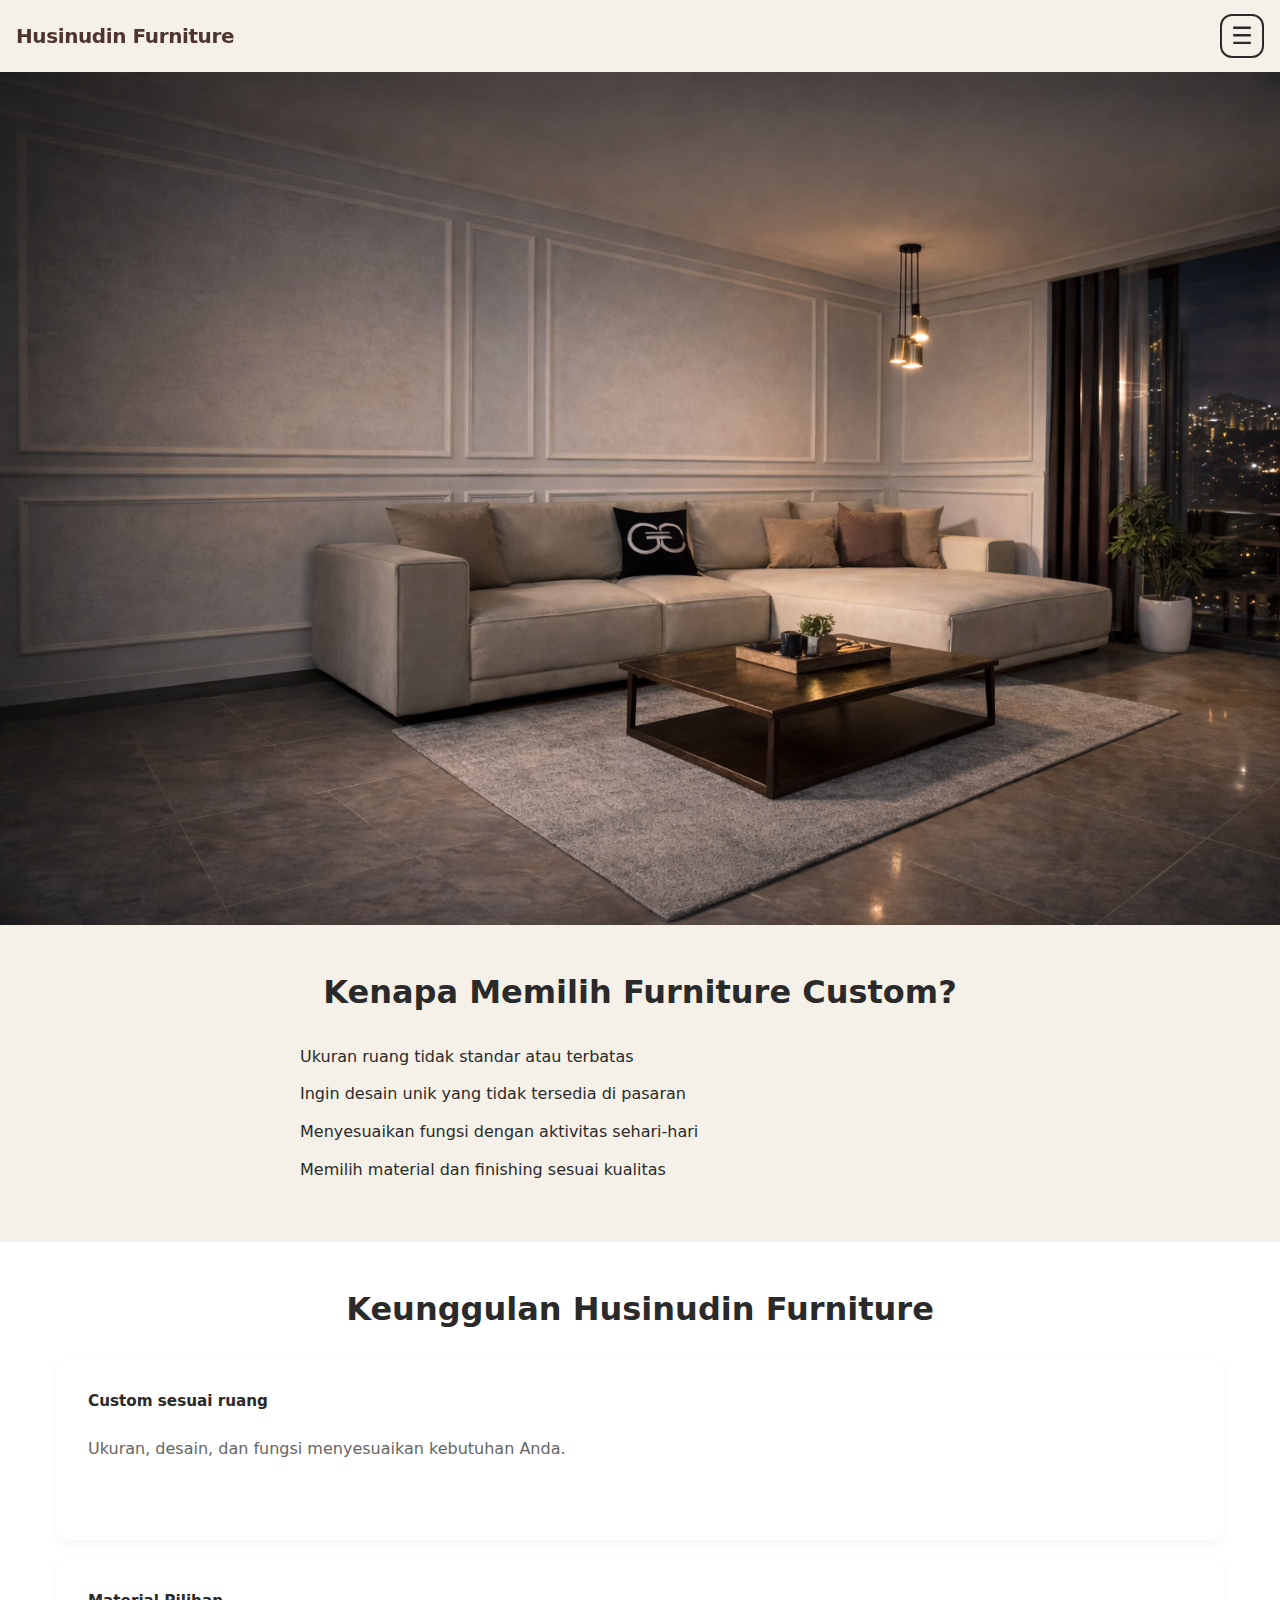
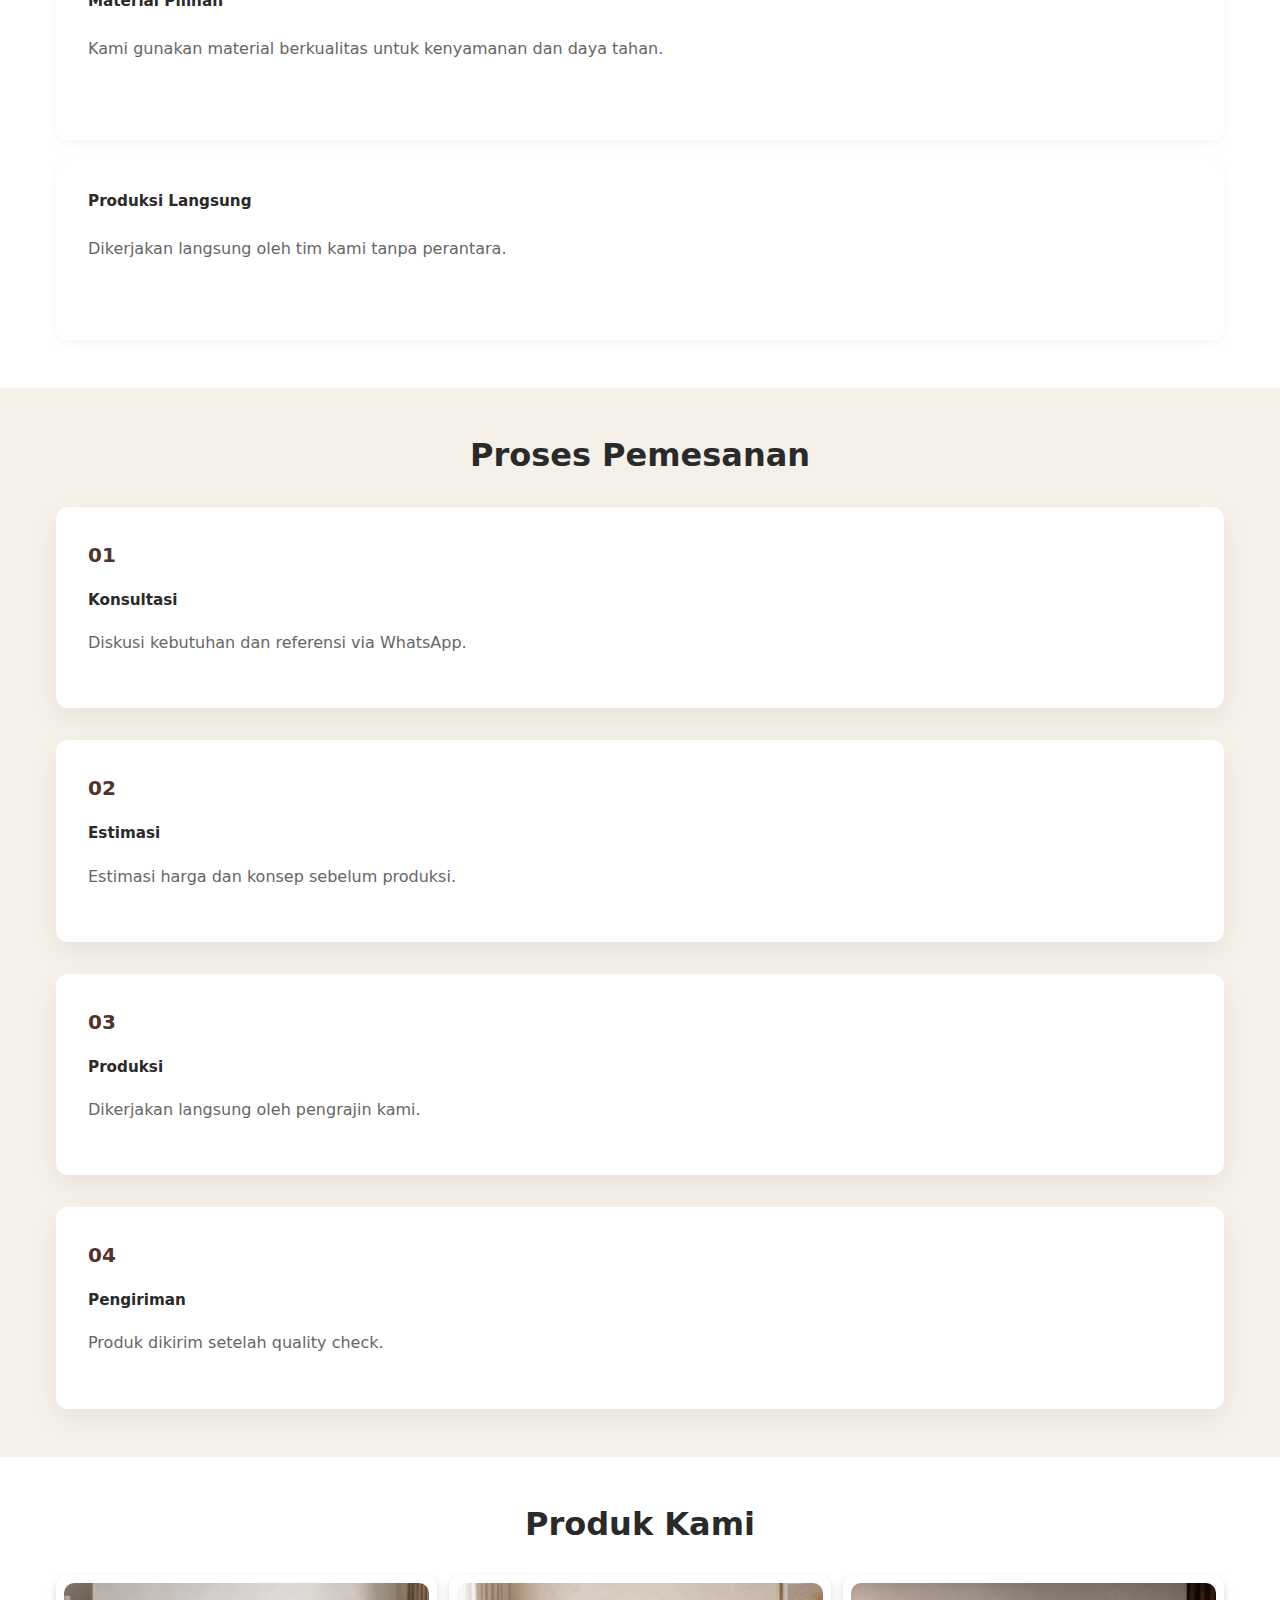
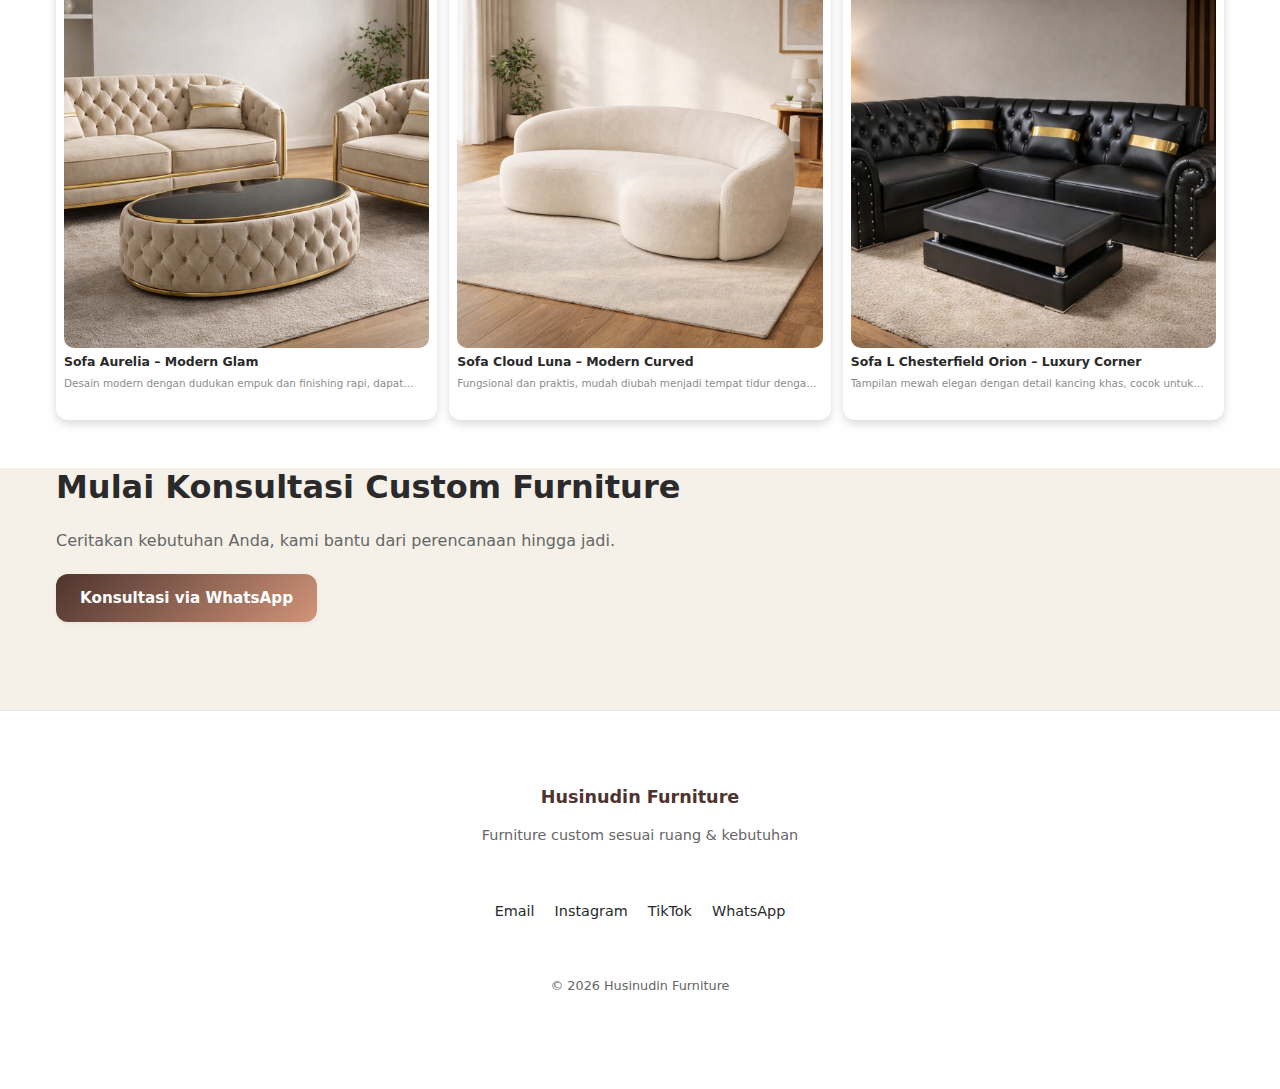
<file: index.html>
<!DOCTYPE html>
<html lang="id">
<head>
  <meta charset="utf-8" />
  <meta name="viewport" content="width=device-width, initial-scale=1" />

  <title>Husinudin Furniture | Furniture Custom Berkualitas</title>
  <meta name="description" content="Husinudin Furniture menyediakan furniture custom berkualitas untuk rumah, bisnis, dan proyek. Desain sesuai ruang dan kebutuhan Anda.">
  <meta name="robots" content="index, follow">

  <!-- Canonical -->
  <link rel="canonical" href="https://husinudinfurniture-debug.github.io/husinudin-furniture/">

  <!-- Open Graph -->
  <meta property="og:type" content="website">
  <meta property="og:title" content="Husinudin Furniture | Furniture Custom Berkualitas">
  <meta property="og:description" content="Wujudkan furnitur impian sesuai ruang dan kebutuhan Anda. Semua diproduksi langsung oleh tim Husinudin Furniture.">
  <meta property="og:url" content="https://husinudinfurniture-debug.github.io/husinudin-furniture/">
  <meta property="og:image" content="assets/images/hero.webp">

  <!-- Styles -->
  <link rel="stylesheet" href="css/style.css">
  <link rel="stylesheet" href="css/layout.css">
  <link rel="stylesheet" href="css/components.css">
  <link rel="stylesheet" href="css/beranda.css">

  <!-- Favicon -->
  <link rel="icon" href="favicon.ico">
</head>

<body>

<!-- ================= HEADER ================= -->
<header class="header" role="banner">
  <div class="container header-inner">
    <a href="index.html" class="logo">Husinudin Furniture</a>

    <!-- Hamburger (Mobile) -->
    <button class="nav-toggle" aria-label="Menu" aria-expanded="false">
      ☰
    </button>

    <nav class="nav" role="navigation" aria-label="Main Navigation">
      <a href="index.html" class="active">Beranda</a>
      <a href="produk.html">Produk</a>
      <a href="custom.html">Custom</a>
      <a href="tentang.html">Tentang</a>
    </nav>
  </div>
</header>

<!-- ================= HERO ================= -->
<section class="hero">
  <img 
    src="assets/images/hero.png" 
    alt="Furniture custom berkualitas"
    loading="eager"
  >

  <div class="hero-overlay">
    <div class="hero-content container">
      <h1>Furniture Custom untuk Rumah, Bisnis, dan Proyek</h1>
      <p>
        Wujudkan furnitur sesuai ruang dan kebutuhan Anda.
        Diproduksi langsung oleh tim Husinudin Furniture dengan kontrol kualitas konsisten.
      </p>
      <a 
        href="https://wa.me/6282113687057?text=Halo%20Husinudin%20Furniture,%0ASaya%20ingin%20konsultasi%20custom%20furniture."
        class="btn-primary"
        target="_blank"
        rel="noopener"
      >
        Konsultasi Gratis
      </a>
    </div>
  </div>
</section>

<!-- ================= WHY CUSTOM ================= -->
<section class="section" aria-labelledby="why-custom">
  <div class="container">
    <h2 id="why-custom">Kenapa Memilih Furniture Custom?</h2>
    <ul class="problem-list">
      <li>Ukuran ruang tidak standar atau terbatas</li>
      <li>Ingin desain unik yang tidak tersedia di pasaran</li>
      <li>Menyesuaikan fungsi dengan aktivitas sehari-hari</li>
      <li>Memilih material dan finishing sesuai kualitas</li>
    </ul>
  </div>
</section>

<!-- ================= ADVANTAGES ================= -->
<section class="section light" aria-labelledby="advantages">
  <div class="container">
    <h2 id="advantages">Keunggulan Husinudin Furniture</h2>

    <div class="solution-grid">
      <div class="solution-item">
        <h4>Custom sesuai ruang</h4>
        <p>Ukuran, desain, dan fungsi menyesuaikan kebutuhan Anda.</p>
      </div>
      <div class="solution-item">
        <h4>Material Pilihan</h4>
        <p>Kami gunakan material berkualitas untuk kenyamanan dan daya tahan.</p>
      </div>
      <div class="solution-item">
        <h4>Produksi Langsung</h4>
        <p>Dikerjakan langsung oleh tim kami tanpa perantara.</p>
      </div>
    </div>
  </div>
</section>

<!-- ================= PROCESS ================= -->
<section class="section" aria-labelledby="ordering">
  <div class="container">
    <h2 id="ordering">Proses Pemesanan</h2>

    <div class="steps-grid">
      <div class="step">
        <span>01</span>
        <h4>Konsultasi</h4>
        <p>Diskusi kebutuhan dan referensi via WhatsApp.</p>
      </div>
      <div class="step">
        <span>02</span>
        <h4>Estimasi</h4>
        <p>Estimasi harga dan konsep sebelum produksi.</p>
      </div>
      <div class="step">
        <span>03</span>
        <h4>Produksi</h4>
        <p>Dikerjakan langsung oleh pengrajin kami.</p>
      </div>
      <div class="step">
        <span>04</span>
        <h4>Pengiriman</h4>
        <p>Produk dikirim setelah quality check.</p>
      </div>
    </div>
  </div>
</section>

<!-- ================= FEATURED PRODUCTS ================= -->
<section class="section light" aria-labelledby="products">
  <div class="container">
    <h2 id="products">Produk Kami</h2>

<div class="produk-grid">
  <div class="produk-card">
    <img src="assets/images/sofa03.png" alt="Sofa Dracon" loading="lazy">
    <h4>Sofa Aurelia – Modern Glam</h4>
    <p>Desain modern dengan dudukan empuk dan finishing rapi, dapat disesuaikan ukuran dan warna.</p>
  </div>

  <div class="produk-card">
    <img src="assets/images/sofa06.png" alt="Sofa Bed" loading="lazy">
    <h4>Sofa Cloud Luna – Modern Curved</h4>
    <p>Fungsional dan praktis, mudah diubah menjadi tempat tidur dengan material berkualitas.</p>
  </div>

  <div class="produk-card">
    <img src="assets/images/sofa13.png" alt="Sofa Chesterfield" loading="lazy">
    <h4>Sofa L Chesterfield Orion – Luxury Corner</h4>
    <p>Tampilan mewah elegan dengan detail kancing khas, cocok untuk ruang tamu berkelas.</p>
  </div>
</div>
    </div>
  </div>
</section>

<!-- ================= CTA ================= -->
<section class="cta" aria-labelledby="cta-consult">
  <div class="container">
    <h2 id="cta-consult">Mulai Konsultasi Custom Furniture</h2>
    <p>Ceritakan kebutuhan Anda, kami bantu dari perencanaan hingga jadi.</p>
    <a 
      href="https://wa.me/6281234567890"
      class="btn-primary"
      target="_blank"
      rel="noopener"
    >
      Konsultasi via WhatsApp
    </a>
  </div>
</section>

<!-- FOOTER (KONSISTEN – DIKUNCI) -->
<footer class="footer" role="contentinfo">
  <div class="container footer-inner">

    <div class="footer-brand">
      <strong>Husinudin Furniture</strong>
      <p>Furniture custom sesuai ruang & kebutuhan</p>
    </div>

    <div class="footer-contact">
      <a href="mailto:husinudinfurniture@gmail.com">Email</a>
      <a href="https://instagram.com/husinudinfurniture" target="_blank" rel="noopener">Instagram</a>
      <a href="https://tiktok.com/@husinudinfurniture" target="_blank" rel="noopener">TikTok</a>
      <a href="https://wa.me/6281234567890" target="_blank" rel="noopener">WhatsApp</a>
    </div>

    <div class="footer-copy">
      <p>© 2026 Husinudin Furniture</p>
    </div>

  </div>
</footer>

<!-- ================= SCRIPTS ================= -->
<script src="js/main.js" defer></script>

</body>
</html>
</file>
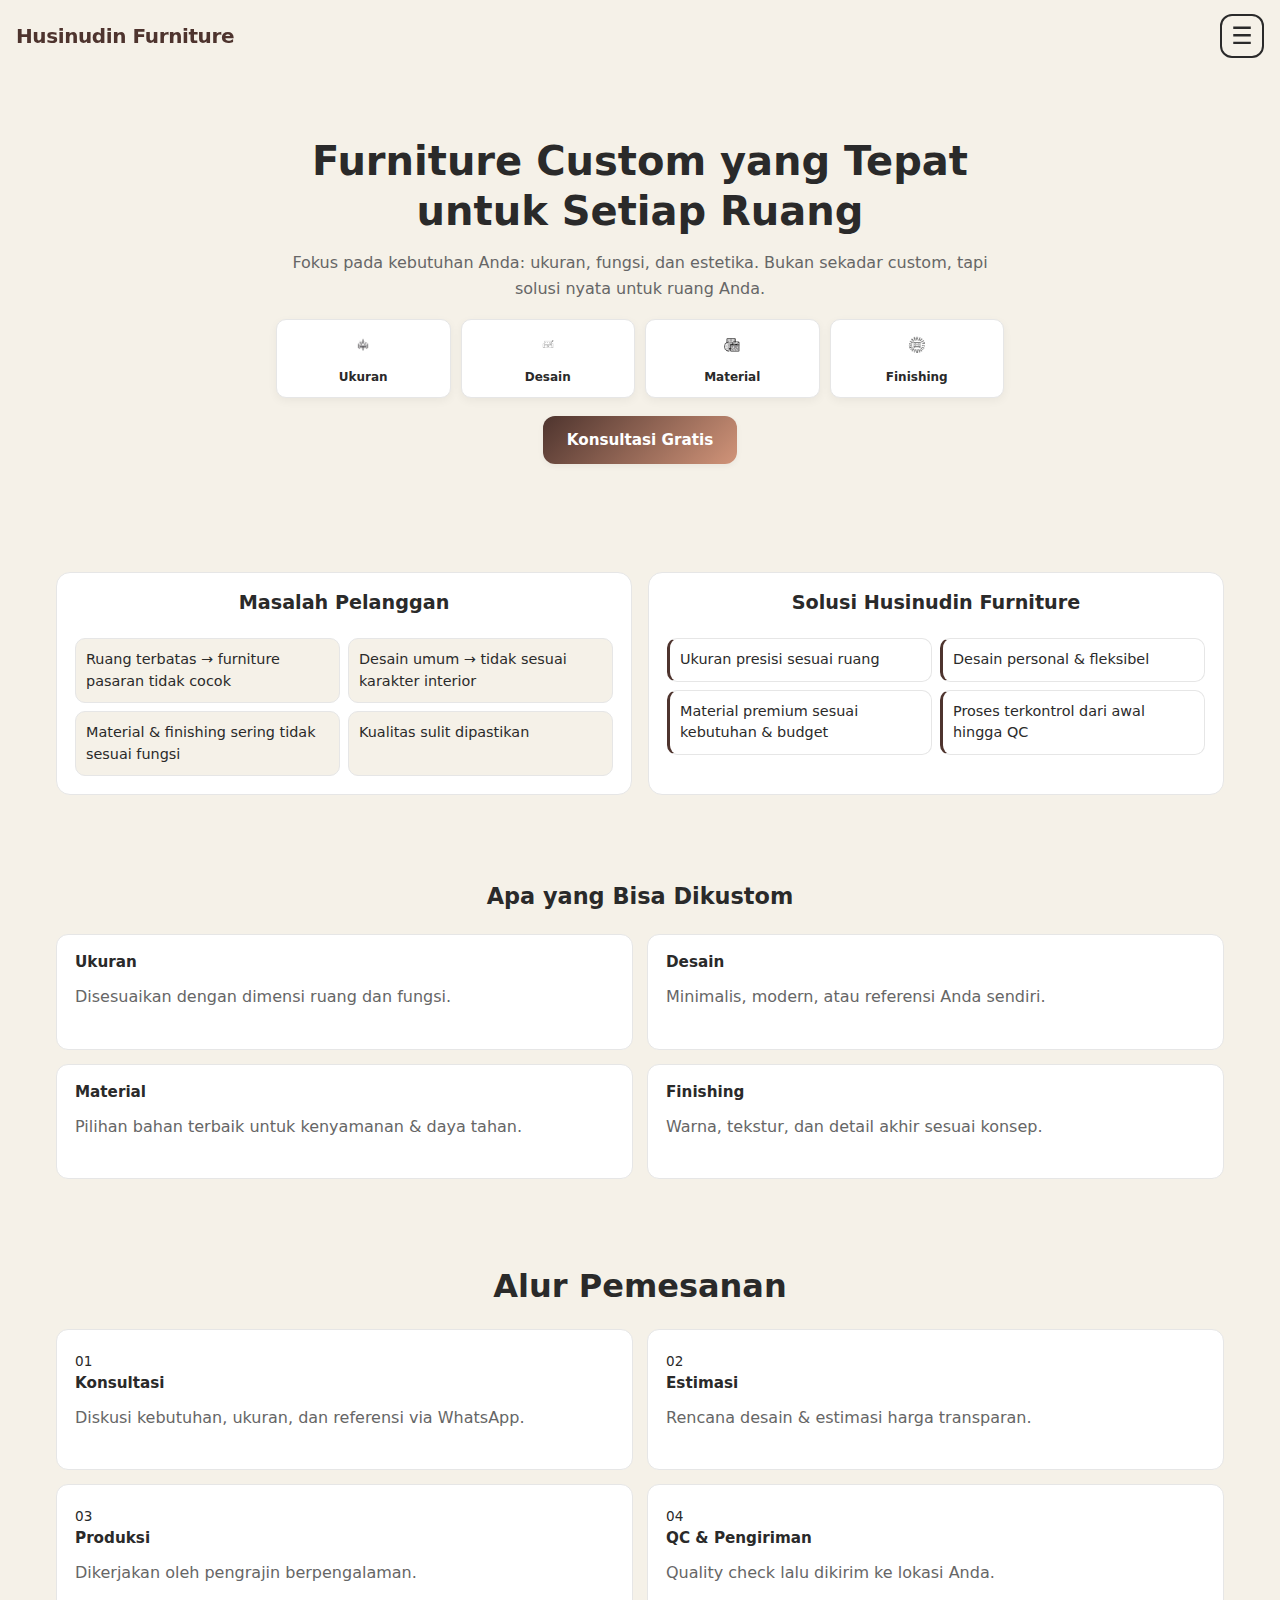
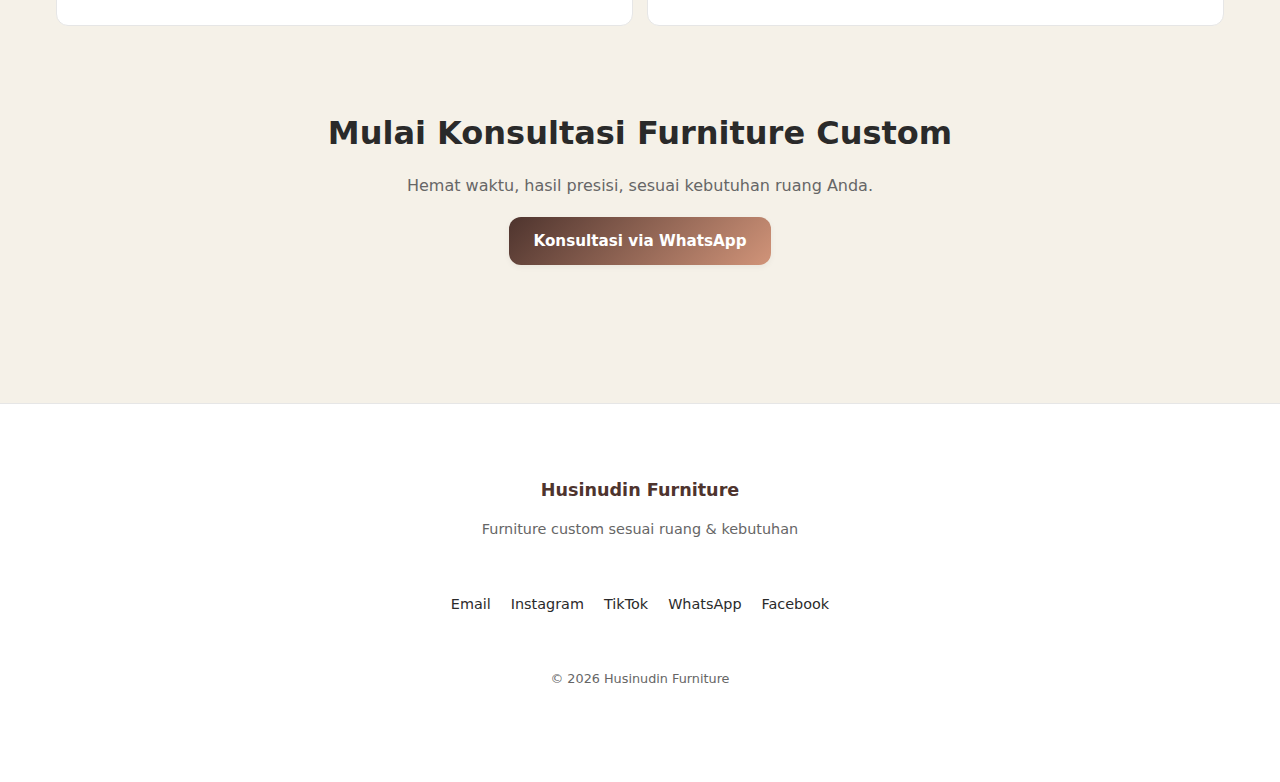
<file: custom.html>
<!DOCTYPE html>
<html lang="id">
<head>
  <meta charset="utf-8" />
  <meta name="viewport" content="width=device-width, initial-scale=1" />

  <title>Custom Furniture | Husinudin Furniture</title>

  <!-- SEO -->
  <meta name="description" content="Layanan furniture custom Husinudin Furniture. Sofa, kursi, meja, dan bed set dibuat sesuai ukuran, fungsi, dan desain ruang Anda.">
  <meta name="robots" content="index, follow">
  <link rel="canonical" href="https://husinudinfurniture-debug.github.io/husinudin-furniture/custom.html">

  <!-- Open Graph -->
  <meta property="og:type" content="website">
  <meta property="og:title" content="Custom Furniture | Husinudin Furniture">
  <meta property="og:description" content="Furniture custom sesuai ruang, fungsi, dan desain. Diproduksi langsung oleh tim Husinudin Furniture.">
  <meta property="og:url" content="https://husinudinfurniture-debug.github.io/husinudin-furniture/custom.html">
  <meta property="og:image" content="assets/images/hero.webp">

  <!-- Styles -->
  <link rel="stylesheet" href="css/style.css">
  <link rel="stylesheet" href="css/layout.css">
  <link rel="stylesheet" href="css/components.css">
  <link rel="stylesheet" href="css/custom.css">
</head>

<body>

<!-- ================= HEADER ================= -->
<header class="header" role="banner">
  <div class="container header-inner">
    <a href="index.html" class="logo">Husinudin Furniture</a>

    <!-- Hamburger (Mobile) -->
    <button class="nav-toggle" aria-label="Menu" aria-expanded="false">☰</button>

    <nav class="nav" role="navigation" aria-label="Main Navigation">
      <a href="index.html">Beranda</a>
      <a href="produk.html">Produk</a>
      <a href="custom.html" class="active">Custom</a>
      <a href="tentang.html">Tentang</a>
    </nav>
  </div>
</header>

<!-- ================= HERO ================= -->
<section class="custom-hero">
  <div class="container">
    <h1>Furniture Custom yang Tepat untuk Setiap Ruang</h1>
    <p>
      Fokus pada kebutuhan Anda: ukuran, fungsi, dan estetika.
      Bukan sekadar custom, tapi solusi nyata untuk ruang Anda.
    </p>

    <div class="hero-icons">
      <div class="hero-icon">
        <img src="assets/icons/size.svg" alt="Ukuran">
        <span>Ukuran</span>
      </div>
      <div class="hero-icon">
        <img src="assets/icons/design.svg" alt="Desain">
        <span>Desain</span>
      </div>
      <div class="hero-icon">
        <img src="assets/icons/material.svg" alt="Material">
        <span>Material</span>
      </div>
      <div class="hero-icon">
        <img src="assets/icons/finishing.svg" alt="Finishing">
        <span>Finishing</span>
      </div>
    </div>

    <a href="https://wa.me/6282113687057?text=Halo%20Husinudin%20Furniture,%0ASaya%20ingin%20konsultasi%20custom%20furniture."
       class="btn-primary"
       target="_blank"
       rel="noopener">
      Konsultasi Gratis
    </a>
  </div>
</section>

<!-- ================= MASALAH & SOLUSI ================= -->
<section class="section problem-solution">
  <div class="container grid-2cols">

    <div class="col problems">
      <h2>Masalah Pelanggan</h2>
      <ul>
        <li>Ruang terbatas → furniture pasaran tidak cocok</li>
        <li>Desain umum → tidak sesuai karakter interior</li>
        <li>Material & finishing sering tidak sesuai fungsi</li>
        <li>Kualitas sulit dipastikan</li>
      </ul>
    </div>

    <div class="col solutions">
      <h2>Solusi Husinudin Furniture</h2>
      <ul>
        <li>Ukuran presisi sesuai ruang</li>
        <li>Desain personal & fleksibel</li>
        <li>Material premium sesuai kebutuhan & budget</li>
        <li>Proses terkontrol dari awal hingga QC</li>
      </ul>
    </div>

  </div>
</section>

<!-- ================= APA YANG BISA DIKUSTOM ================= -->
<section class="section light">
  <div class="container">
    <h2>Apa yang Bisa Dikustom</h2>

    <div class="solution-grid">
      <div class="solution-item">
        <h4>Ukuran</h4>
        <p>Disesuaikan dengan dimensi ruang dan fungsi.</p>
      </div>
      <div class="solution-item">
        <h4>Desain</h4>
        <p>Minimalis, modern, atau referensi Anda sendiri.</p>
      </div>
      <div class="solution-item">
        <h4>Material</h4>
        <p>Pilihan bahan terbaik untuk kenyamanan & daya tahan.</p>
      </div>
      <div class="solution-item">
        <h4>Finishing</h4>
        <p>Warna, tekstur, dan detail akhir sesuai konsep.</p>
      </div>
    </div>
  </div>
</section>

<!-- ================= ALUR PEMESANAN ================= -->
<section class="section">
  <div class="container">
    <h2>Alur Pemesanan</h2>

    <div class="steps-grid">
      <div class="step">
        <span>01</span>
        <h4>Konsultasi</h4>
        <p>Diskusi kebutuhan, ukuran, dan referensi via WhatsApp.</p>
      </div>
      <div class="step">
        <span>02</span>
        <h4>Estimasi</h4>
        <p>Rencana desain & estimasi harga transparan.</p>
      </div>
      <div class="step">
        <span>03</span>
        <h4>Produksi</h4>
        <p>Dikerjakan oleh pengrajin berpengalaman.</p>
      </div>
      <div class="step">
        <span>04</span>
        <h4>QC & Pengiriman</h4>
        <p>Quality check lalu dikirim ke lokasi Anda.</p>
      </div>
    </div>
  </div>
</section>

<!-- ================= CTA ================= -->
<section class="cta">
  <div class="container">
    <h2>Mulai Konsultasi Furniture Custom</h2>
    <p>Hemat waktu, hasil presisi, sesuai kebutuhan ruang Anda.</p>

    <a href="https://wa.me/6282113687057?text=Halo%20Husinudin%20Furniture,%0ASaya%20ingin%20konsultasi%20custom%20furniture."
       class="btn-primary"
       target="_blank"
       rel="noopener">
      Konsultasi via WhatsApp
    </a>
  </div>
</section>

<!-- ================= FOOTER (DIKUNCI) ================= -->
<footer class="footer" role="contentinfo">
  <div class="container footer-inner">

    <div class="footer-brand">
      <strong>Husinudin Furniture</strong>
      <p>Furniture custom sesuai ruang & kebutuhan</p>
    </div>

    <div class="footer-contact">
      <a href="mailto:husinudinfurniture@gmail.com">Email</a>
      <a href="https://instagram.com/husinudinfurniture" target="_blank" rel="noopener">Instagram</a>
      <a href="https://tiktok.com/@husinudinfurniture" target="_blank" rel="noopener">TikTok</a>
      <a href="https://wa.me/6282113687057" target="_blank" rel="noopener">WhatsApp</a>
      <a href="https://facebook.com/husinudinfurniture" target="_blank" rel="noopener">Facebook</a>
    </div>

    <div class="footer-copy">
      <p>© 2026 Husinudin Furniture</p>
    </div>

  </div>
</footer>

<!-- ================= SCRIPTS ================= -->
<script src="js/main.js" defer></script>

</body>
</html>
</file>
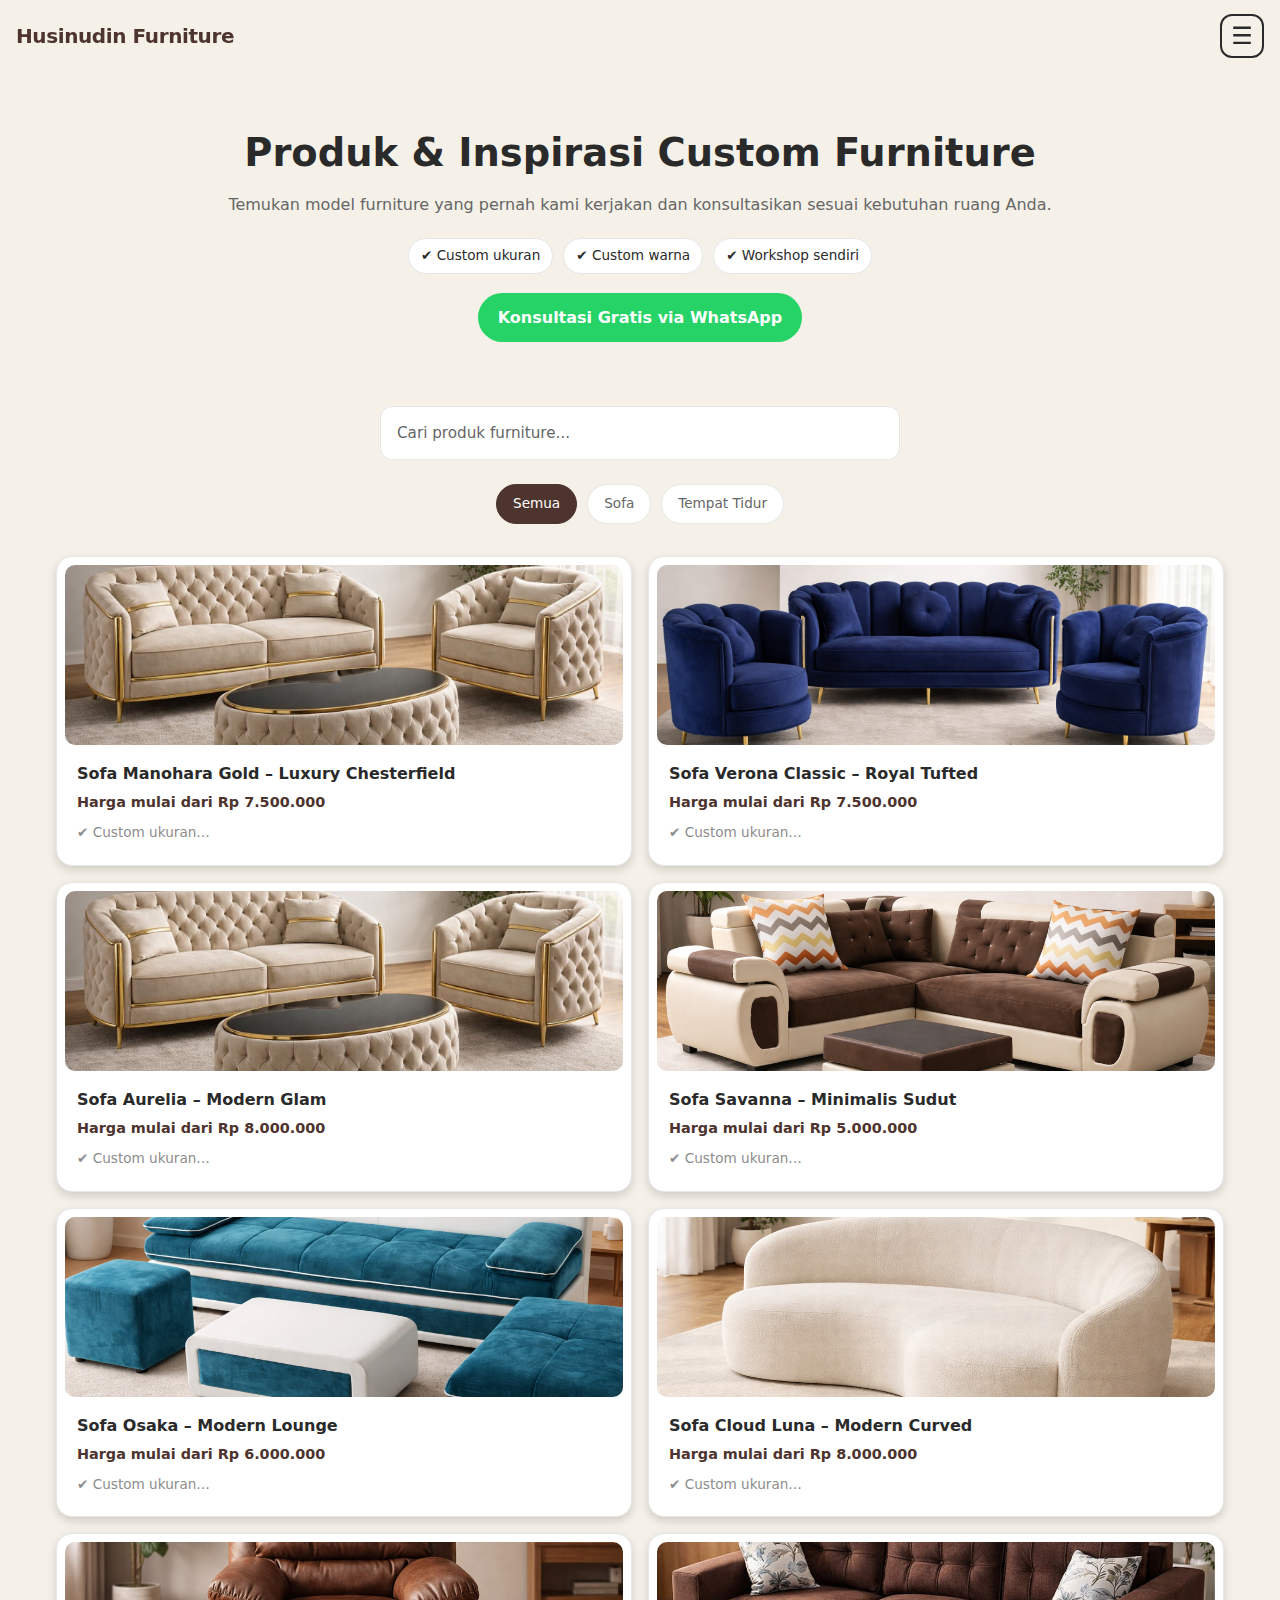
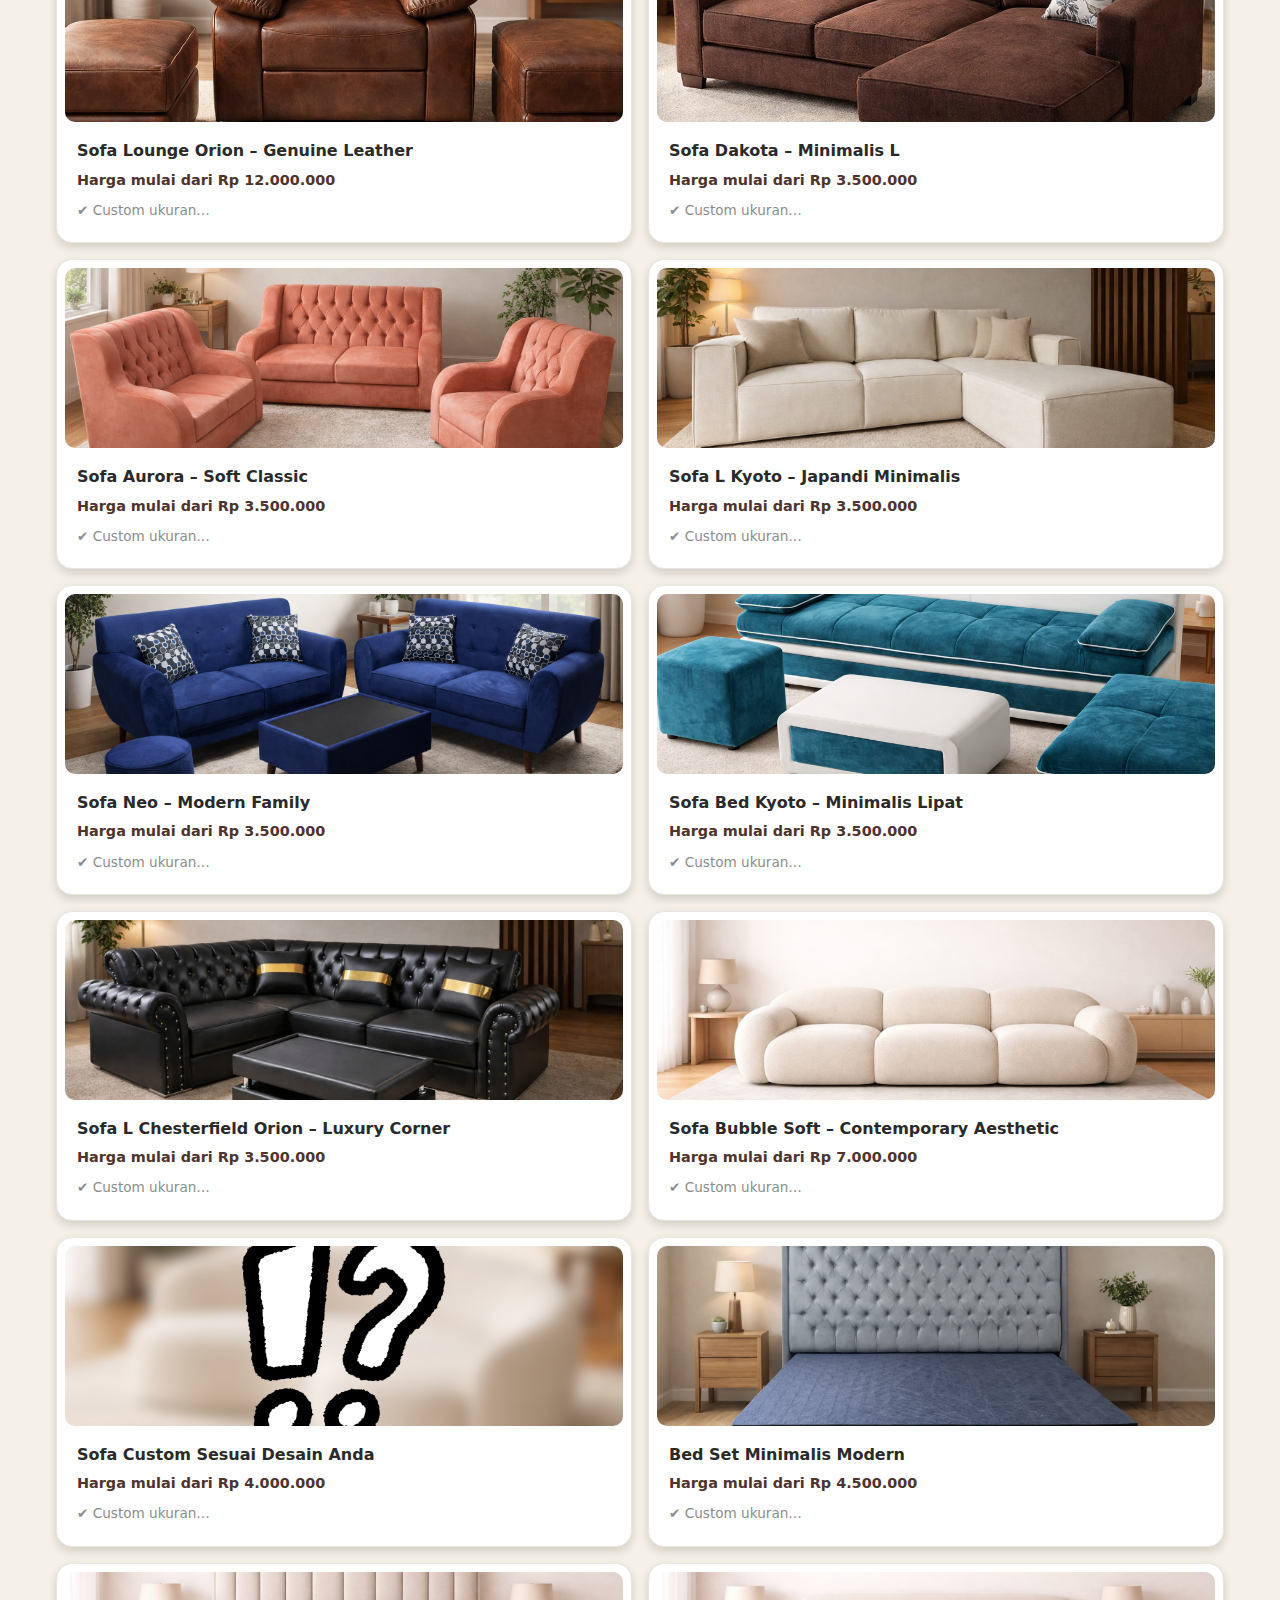
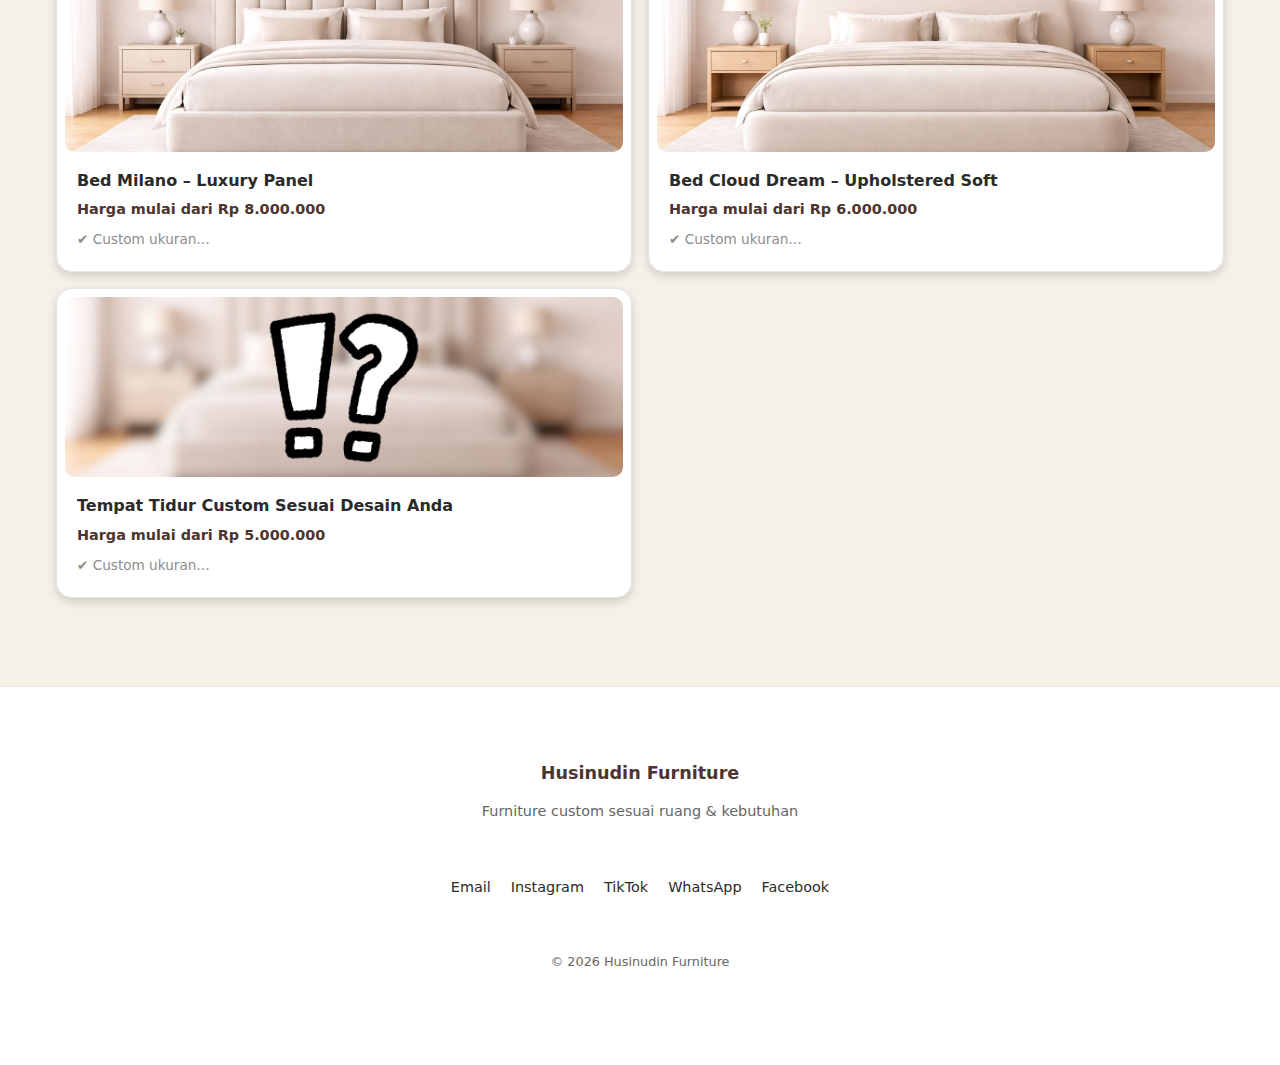
<file: produk.html>
<!DOCTYPE html>
<html lang="id">
<head>
  <meta charset="utf-8" />
  <meta name="viewport" content="width=device-width, initial-scale=1" />

  <title>Produk Custom | Husinudin Furniture</title>

  <!-- SEO -->
  <meta name="description" content="Lihat berbagai produk furniture custom Husinudin Furniture. Sofa, bed frame, kasur, meja, dan kursi dibuat sesuai kebutuhan ruang Anda.">
  <meta name="robots" content="index, follow">
  <link rel="canonical" href="https://husinudinfurniture-debug.github.io/husinudin-furniture/produk.html">

  <!-- Open Graph -->
  <meta property="og:type" content="website">
  <meta property="og:title" content="Produk Custom | Husinudin Furniture">
  <meta property="og:description" content="Furniture custom berkualitas, diproduksi langsung sesuai ruang dan kebutuhan Anda.">
  <meta property="og:url" content="https://husinudinfurniture-debug.github.io/husinudin-furniture/produk.html">
  <meta property="og:image" content="assets/images/hero.webp">

  <!-- Styles -->
  <link rel="stylesheet" href="css/style.css">
  <link rel="stylesheet" href="css/layout.css">
  <link rel="stylesheet" href="css/components.css">
  <link rel="stylesheet" href="css/produk.css">
</head>

<body>

<!-- ================= HEADER ================= -->
<header class="header" role="banner">
  <div class="container header-inner">
    <a href="index.html" class="logo">Husinudin Furniture</a>

    <!-- Hamburger (Mobile) -->
    <button class="nav-toggle" aria-label="Toggle menu" aria-expanded="false">☰</button>

    <nav class="nav" role="navigation" aria-label="Main Navigation">
      <a href="index.html">Beranda</a>
      <a href="produk.html" class="active">Produk</a>
      <a href="custom.html">Custom</a>
      <a href="tentang.html">Tentang</a>
    </nav>
  </div>
</header>
<!-- MAIN -->
<main class="container">

  <section class="produk-hero">
  <h1>Produk & Inspirasi Custom Furniture</h1>
  <p>
    Temukan model furniture yang pernah kami kerjakan dan konsultasikan
    sesuai kebutuhan ruang Anda.
  </p>

  <div class="hero-badges">
    <span>✔ Custom ukuran</span>
    <span>✔ Custom warna</span>
    <span>✔ Workshop sendiri</span>
  </div>

  <a
    href="https://wa.me/6282113687057?text=Halo,%20saya%20ingin%20konsultasi%20furniture"
    class="hero-wa-btn"
    target="_blank"
  >
    Konsultasi Gratis via WhatsApp
  </a>
</section>

  <!-- SEARCH -->
  <input
    id="searchInput"
    class="search"
    type="text"
    placeholder="Cari produk furniture..."
    aria-label="Cari produk"
  >

<div class="kategori">
  <button class="active" data-kategori="semua">Semua</button>
  <button data-kategori="sofa">Sofa</button>
  <button data-kategori="tidur">Tempat Tidur</button>
</div>

  <!-- GRID PRODUK -->
  <div id="produk-list" class="produk-grid" aria-live="polite"></div>

</main>

<!-- MODAL DETAIL PRODUK -->
<div id="modal" class="modal" role="dialog" aria-modal="true" aria-hidden="true">
  <div class="modal-content">
    <button class="close" aria-label="Tutup">&times;</button>

    <img id="modalImg" alt="Detail produk furniture">

    <h3 id="modalNama"></h3>
    <p id="modalKategori" class="muted"></p>
    <p id="modalHarga" class="harga-modal"></p>
    <p id="modalDesc"></p>

    <a
      id="modalWa"
      class="btn-wa"
      target="_blank"
      rel="noopener"
    >
      Konsultasi via WhatsApp
    </a>
  </div>
</div>

<!-- FOOTER (KONSISTEN – DIKUNCI) -->
<footer class="footer" role="contentinfo">
  <div class="container footer-inner">

    <div class="footer-brand">
      <strong>Husinudin Furniture</strong>
      <p>Furniture custom sesuai ruang & kebutuhan</p>
    </div>

    <div class="footer-contact">
      <a href="mailto:husinudinfurniture@gmail.com">Email</a>
      <a href="https://instagram.com/husinudinfurniture" target="_blank" rel="noopener">Instagram</a>
      <a href="https://tiktok.com/@husinudinfurniture" target="_blank" rel="noopener">TikTok</a>
      <a href="https://wa.me/6282113687057" target="_blank" rel="noopener">WhatsApp</a>
      <a href="https://facebook.com/husinudinfurniture" target="_blank" rel="noopener">Facebook</a>
    </div>

    <div class="footer-copy">
      <p>© 2026 Husinudin Furniture</p>
    </div>

  </div>
</footer>

<!-- SCRIPT -->
<script src="js/data.js" defer></script>
<script src="js/main.js" defer></script>

</body>
</html>
</file>
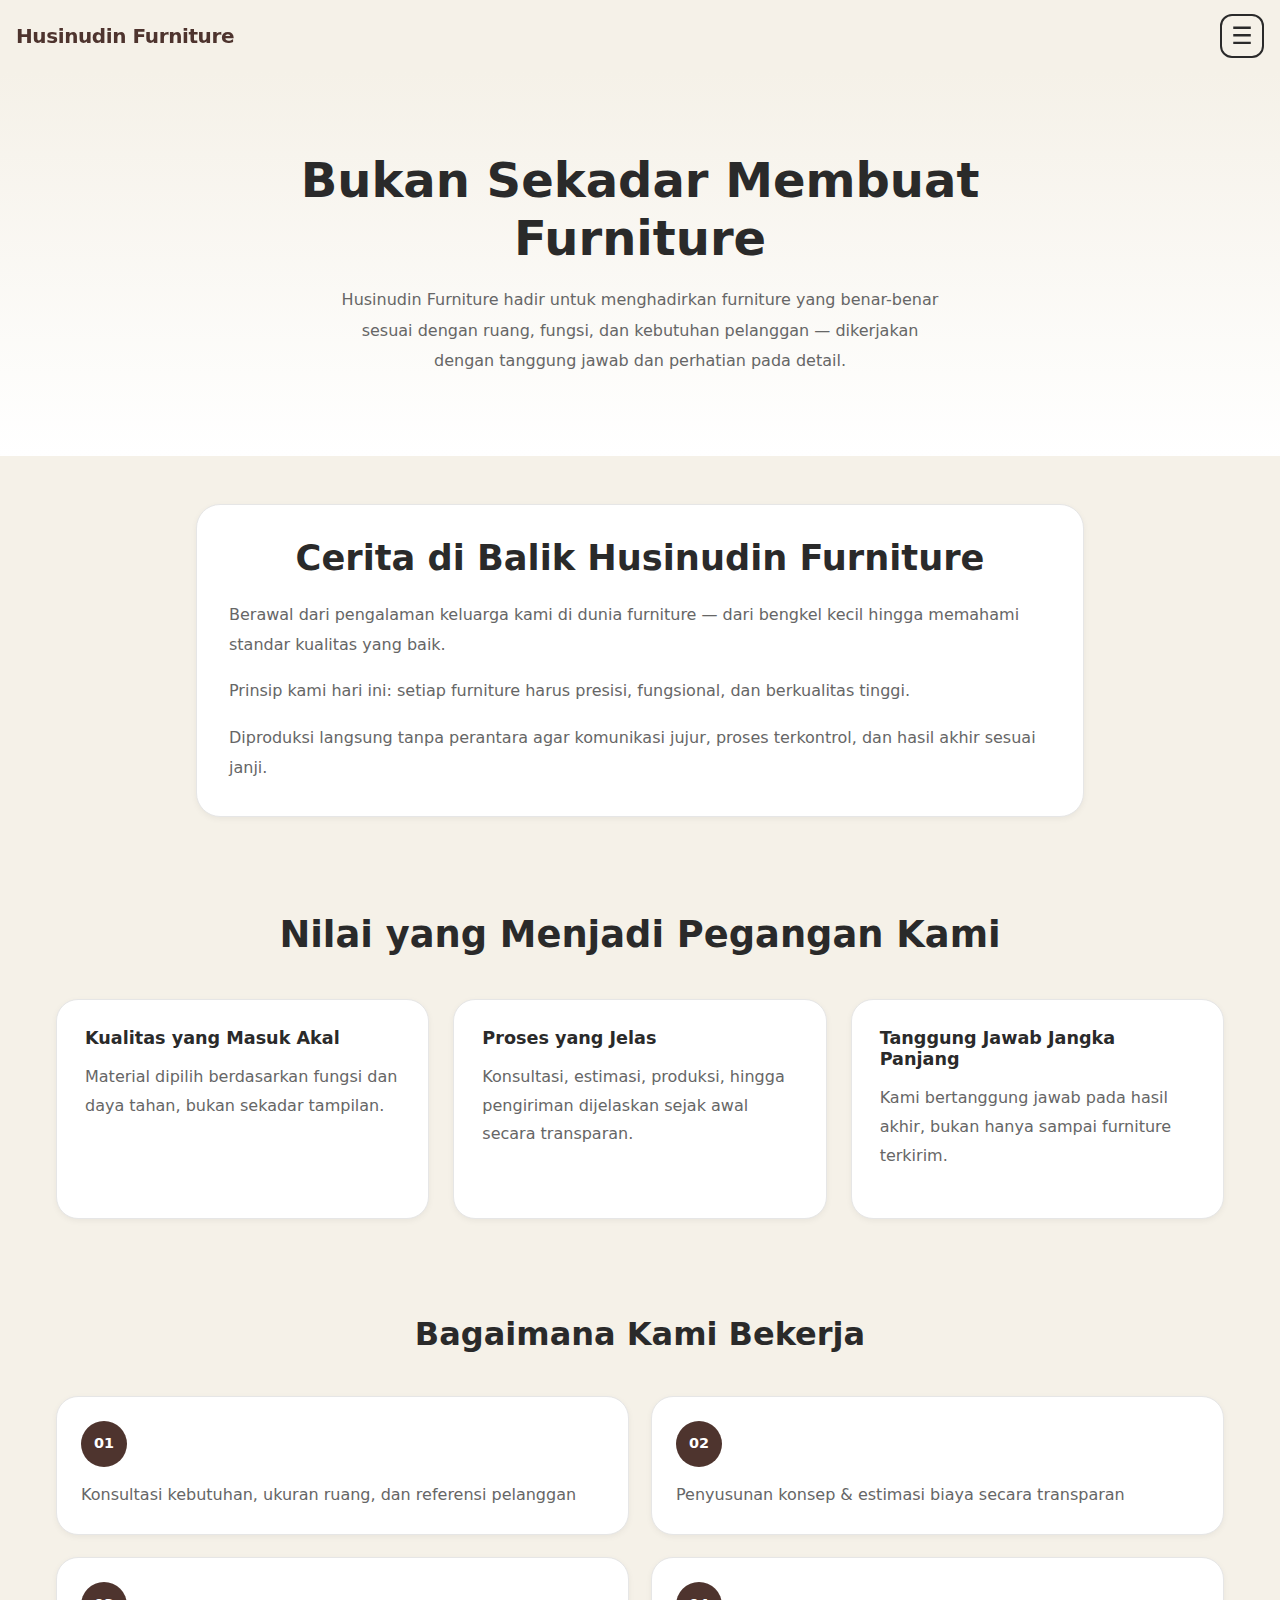
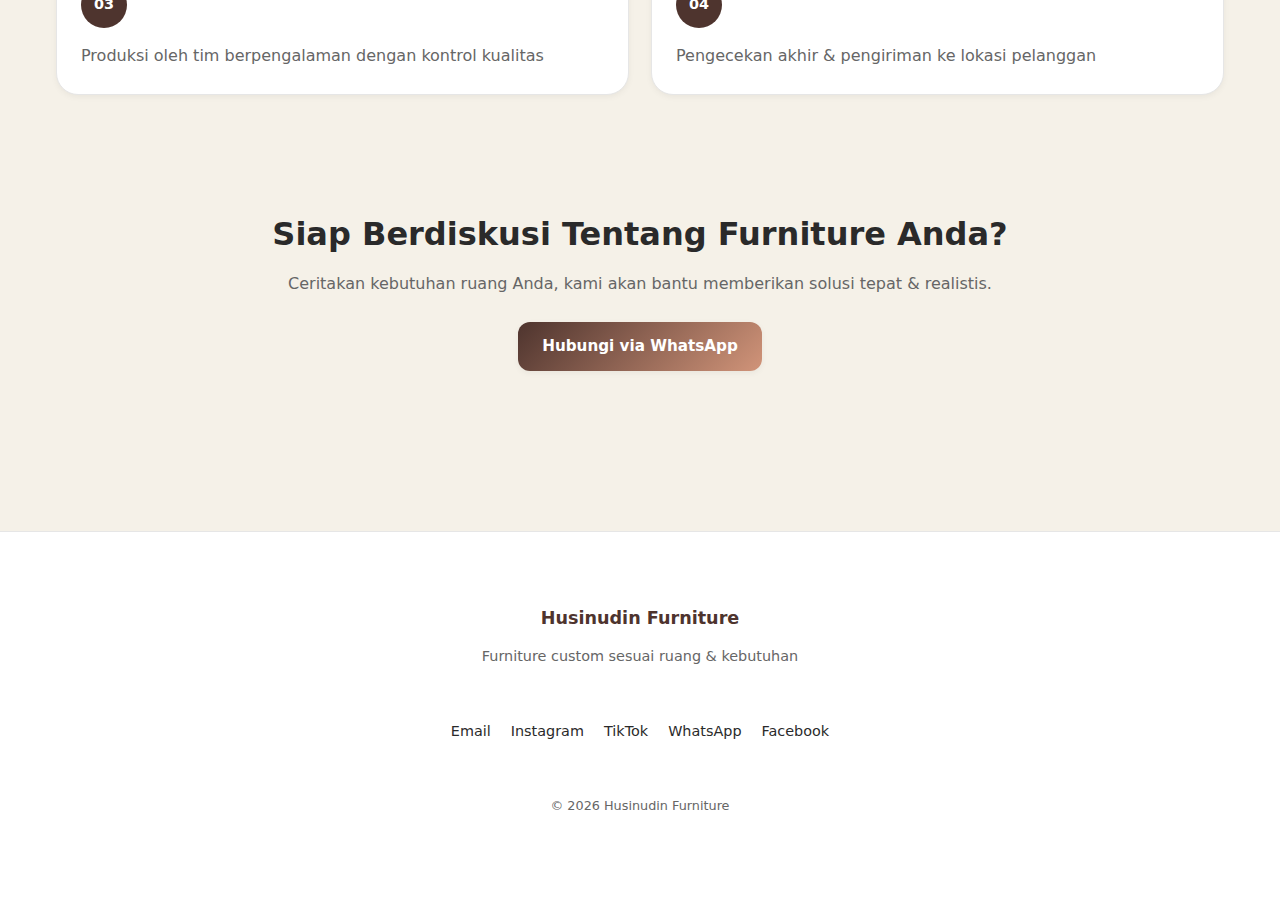
<file: tentang.html>
<!DOCTYPE html>
<html lang="id">
<head>
  <meta charset="utf-8" />
  <meta name="viewport" content="width=device-width, initial-scale=1" />

  <title>Tentang Kami | Husinudin Furniture</title>

  <!-- SEO -->
  <meta name="description" content="Husinudin Furniture: cerita, nilai, dan proses produksi furniture custom dengan kualitas, transparansi, dan tanggung jawab jangka panjang.">
  <meta name="robots" content="index, follow">
  <link rel="canonical" href="https://husinudinfurniture-debug.github.io/husinudin-furniture/tentang.html">

  <!-- Open Graph -->
  <meta property="og:type" content="website">
  <meta property="og:title" content="Tentang Kami | Husinudin Furniture">
  <meta property="og:description" content="Cerita, nilai, dan proses kerja Husinudin Furniture dalam menghadirkan furniture custom yang fungsional dan berkualitas.">
  <meta property="og:url" content="https://husinudinfurniture-debug.github.io/husinudin-furniture/tentang.html">
  <meta property="og:image" content="assets/images/workshop.webp">

  <!-- Styles -->
  <link rel="stylesheet" href="css/style.css">
  <link rel="stylesheet" href="css/layout.css">
  <link rel="stylesheet" href="css/components.css">
  <link rel="stylesheet" href="css/tentang.css">
</head>

<body>

<!-- ================= HEADER ================= -->
<header class="header" role="banner">
  <div class="container header-inner">
    <a href="index.html" class="logo">Husinudin Furniture</a>

    <!-- Hamburger (Mobile) -->
    <button class="nav-toggle" aria-label="Menu" aria-expanded="false">☰</button>

    <nav class="nav" role="navigation" aria-label="Main Navigation">
      <a href="index.html">Beranda</a>
      <a href="produk.html">Produk</a>
      <a href="custom.html">Custom</a>
      <a href="tentang.html" class="active">Tentang</a>
    </nav>
  </div>
</header>

<!-- ================= HERO ================= -->
<section class="about-hero">
  <div class="container">
    <h1>Bukan Sekadar Membuat Furniture</h1>
    <p>
      Husinudin Furniture hadir untuk menghadirkan furniture
      yang benar-benar sesuai dengan ruang, fungsi, dan kebutuhan pelanggan —
      dikerjakan dengan tanggung jawab dan perhatian pada detail.
    </p>
  </div>
</section>

<!-- ================= CERITA ================= -->
<section class="section">
  <div class="container about-grid">
    <div class="about-text">
      <h2>Cerita di Balik Husinudin Furniture</h2>
      <p>
        Berawal dari pengalaman keluarga kami di dunia furniture —
        dari bengkel kecil hingga memahami standar kualitas yang baik.
      </p>
      <p>
        Prinsip kami hari ini: setiap furniture harus presisi, fungsional,
        dan berkualitas tinggi.
      </p>
      <p>
        Diproduksi langsung tanpa perantara agar komunikasi jujur,
        proses terkontrol, dan hasil akhir sesuai janji.
      </p>
    </div>
  </div>
</section>

<!-- ================= NILAI ================= -->
<section class="section light">
  <div class="container">
    <h2>Nilai yang Menjadi Pegangan Kami</h2>

    <div class="values-grid">
      <div class="value-item">
        <h3>Kualitas yang Masuk Akal</h3>
        <p>Material dipilih berdasarkan fungsi dan daya tahan, bukan sekadar tampilan.</p>
      </div>
      <div class="value-item">
        <h3>Proses yang Jelas</h3>
        <p>Konsultasi, estimasi, produksi, hingga pengiriman dijelaskan sejak awal secara transparan.</p>
      </div>
      <div class="value-item">
        <h3>Tanggung Jawab Jangka Panjang</h3>
        <p>Kami bertanggung jawab pada hasil akhir, bukan hanya sampai furniture terkirim.</p>
      </div>
    </div>
  </div>
</section>

<!-- ================= PROSES KERJA ================= -->
<section class="section">
  <div class="container">
    <h2>Bagaimana Kami Bekerja</h2>

    <ol class="process-list">
      <li>
        <span>01</span>
        <p>Konsultasi kebutuhan, ukuran ruang, dan referensi pelanggan</p>
      </li>
      <li>
        <span>02</span>
        <p>Penyusunan konsep & estimasi biaya secara transparan</p>
      </li>
      <li>
        <span>03</span>
        <p>Produksi oleh tim berpengalaman dengan kontrol kualitas</p>
      </li>
      <li>
        <span>04</span>
        <p>Pengecekan akhir & pengiriman ke lokasi pelanggan</p>
      </li>
    </ol>
  </div>
</section>

<!-- ================= CTA ================= -->
<section class="cta">
  <div class="container">
    <h2>Siap Berdiskusi Tentang Furniture Anda?</h2>
    <p>Ceritakan kebutuhan ruang Anda, kami akan bantu memberikan solusi tepat & realistis.</p>

    <a href="https://wa.me/6282113687057?text=Halo%20Husinudin%20Furniture,%0ASaya%20ingin%20konsultasi%20custom%20furniture." class="btn-primary" target="_blank" rel="noopener">
      Hubungi via WhatsApp
    </a>
  </div>
</section>

<!-- ================= FOOTER (DIKUNCI) ================= -->
<footer class="footer" role="contentinfo">
  <div class="container footer-inner">

    <div class="footer-brand">
      <strong>Husinudin Furniture</strong>
      <p>Furniture custom sesuai ruang & kebutuhan</p>
    </div>

    <div class="footer-contact">
      <a href="mailto:husinudinfurniture@gmail.com">Email</a>
      <a href="https://instagram.com/husinudinfurniture" target="_blank" rel="noopener">Instagram</a>
      <a href="https://tiktok.com/@husinudinfurniture" target="_blank" rel="noopener">TikTok</a>
      <a href="https://wa.me/6282113687057" target="_blank" rel="noopener">WhatsApp</a>
      <a href="https://facebook.com/husinudinfurniture" target="_blank" rel="noopener">Facebook</a>
    </div>

    <div class="footer-copy">
      <p>© 2026 Husinudin Furniture</p>
    </div>

  </div>
</footer>

<!-- ================= SCRIPTS ================= -->
<script src="js/main.js" defer></script>

</body>
</html>
</file>
<file: css/style.css>
/* =========================================================
   style.css — Global styles (CLEANED & REFACTORED)
   ========================================================= */


/* ================= ROOT VARIABLES ================= */

:root {
  /* --------- COLOR SYSTEM --------- */
  --primary: #4E342E;
  --primary-soft: #d19479;
  --bg-soft: #F5F1E8;
  --bg-light: #FFFFFF;
  --text-dark: #2a2a2a;
  --text-soft: #666666;
  --text-light: #ffffff;
  --border: #e6e6e6;
  --whatsapp: #25D366;
  --whatsapp-dark: #1ebe5d;

  /* --------- OVERLAY & EFFECTS --------- */
  --overlay-light: rgba(255, 255, 255, 0.08);
  --overlay-light-h: rgba(255, 255, 255, 0.16);
  --overlay-dark: rgba(0, 0, 0, 0.5);

  /* --------- SPACING SCALE --------- */
  --spacing-xs: 0.375rem;  /* 6px */
  --spacing-sm: 0.75rem;   /* 12px */
  --spacing-md: 1.25rem;   /* 20px */
  --spacing-lg: 2rem;      /* 32px */
  --spacing-xl: 3rem;      /* 48px */
  --spacing-2xl: 4rem;     /* 64px */
  --spacing-3xl: 5.5rem;   /* 88px */

  /* --------- BORDER RADIUS --------- */
  --radius: 12px;
  --radius-sm: 8px;
  --radius-md: 12px;
  --radius-lg: 18px;

  /* --------- SHADOW SYSTEM --------- */
  --shadow-sm: 0 2px 6px rgba(0,0,0,0.05);
  --shadow-sm-2: 0 4px 12px rgba(0,0,0,0.04);
  --shadow-md: 0 8px 20px rgba(0,0,0,0.08);
  --shadow-md-2: 0 10px 26px rgba(0,0,0,0.06);
  --shadow-md-3: 0 12px 28px rgba(0,0,0,0.06);
  --shadow-lg: 0 14px 36px rgba(0,0,0,0.10);
  --shadow-lg-2: 0 18px 44px rgba(0,0,0,0.10);
  --shadow-xl: 0 22px 60px rgba(0,0,0,0.14);

  /* --------- ANIMATION & TRANSITIONS --------- */
  --transition: 0.25s ease;
  --transition-fast: 0.15s ease;
  --transition-slow: 0.35s ease;
  --menu-transition: 0.25s ease;

  /* --------- RESPONSIVE BREAKPOINTS --------- */
  --bp-sm: 640px;
  --bp-md: 768px;
  --bp-lg: 1024px;
  --bp-xl: 1280px;

  /* --------- CONTAINER & LAYOUT --------- */
  --container-padding-mobile: 1rem;
  --container-padding-tablet: 2rem;
  --container-padding-desktop: 3rem;
  --section-padding-mobile: 3rem;
  --section-padding-tablet: 3.5rem;
  --section-padding-desktop: 4rem;

  /* --------- TYPOGRAPHY SCALE --------- */
  --h2-size-mobile: 1.3rem;
  --h2-size-tablet: 2rem;
  --h2-size-desktop: 2.2rem;

  /* --------- GRID PREFERENCES --------- */
  --grid-min-mobile: 220px;
  --grid-min-tablet: 180px;
  --grid-min-desktop: 140px;
}


/* ================= DARK MODE THEME ================= */

@media (prefers-color-scheme: dark) {
  :root {
    --primary: #d19479;
    --primary-soft: #4E342E;
    --bg-soft: #1E1E1E;
    --bg-light: #2B2A28;
    --text-dark: #f2f2f2;
    --text-soft: #c2c2c2;
    --border: rgba(255,255,255,0.08);
  }
}

:root[data-theme="dark"] {
  color-scheme: dark;
  --primary: #d19479;
  --primary-soft: #4E342E;
  --bg-soft: #1E1E1E;
  --bg-light: #2B2A28;
  --text-dark: #f2f2f2;
  --text-soft: #c2c2c2;
  --border: rgba(255,255,255,0.08);
}

/* ================= RESET ================= */

*,
*::before,
*::after {
  box-sizing: border-box;
  margin: 0;
  padding: 0;
}

html {
  font-size: 16px;
  scroll-behavior: smooth;
  -webkit-font-smoothing: antialiased;
  -moz-osx-font-smoothing: grayscale;
}

body {
  font-family: 'Inter', system-ui, -apple-system, 'Segoe UI', Roboto, Arial, sans-serif;
  font-size: 1rem;
  line-height: 1.6;
  color: var(--text-dark);
  background: var(--bg-soft);
  overflow-x: hidden;
}


/* ================= TYPOGRAPHY ================= */

h1, h2, h3, h4, h5, h6 {
  font-weight: 700;
  line-height: 1.2;
}

h1 {
  font-size: clamp(1.6rem, 4vw, 2.6rem);
  margin-bottom: var(--spacing-md);
}

h2 {
  font-size: clamp(1.25rem, 3.2vw, var(--h2-size-tablet));
  margin-bottom: var(--spacing-md);
}

h3 {
  font-size: 1.05rem;
  margin-bottom: var(--spacing-sm);
}

h4 {
  font-size: 0.95rem;
  margin-bottom: var(--spacing-sm);
}

p {
  color: var(--text-soft);
  margin-bottom: var(--spacing-md);
  line-height: 1.7;
}

small,
.caption {
  font-size: 0.85rem;
  color: var(--text-soft);
}


/* ================= ELEMENT RESET ================= */

ul,
ol {
  list-style: none;
}

img,
picture,
video,
canvas,
svg {
  display: block;
  max-width: 100%;
  height: auto;
}

input,
textarea,
select,
button {
  font: inherit;
  border: none;
  background: none;
  color: inherit;
}

button {
  cursor: pointer;
}

button:disabled,
input:disabled {
  opacity: 0.6;
  cursor: not-allowed;
}

a {
  color: var(--primary);
  text-decoration: none;
  transition: color var(--transition);
}

a:hover,
a:focus {
  color: var(--primary-soft);
}


/* ================= RESPONSIVE ================= */

@media (min-width: var(--bp-md)) {
  html { font-size: 17px; }
  h1 { font-size: 2rem; }
  h2 { font-size: var(--h2-size-tablet); }
  h3 { font-size: 1.1rem; }
}

@media (min-width: var(--bp-lg)) {
  html { font-size: 18px; }
  h1 { font-size: 2.25rem; }
  h2 { font-size: var(--h2-size-desktop); }
  h3 { font-size: 1.15rem; }
}


/* ================= ACCESSIBILITY ================= */

:focus {
  outline: none;
}

:focus-visible {
  outline: 3px solid rgba(78, 52, 46, 0.12);
  outline-offset: 3px;
  box-shadow: 0 0 0 4px rgba(78, 52, 46, 0.06);
}

.sr-only {
  position: absolute;
  width: 1px;
  height: 1px;
  overflow: hidden;
}


/* ================= TOUCH TARGET ================= */

button,
a[role="button"],
input[type="button"],
input[type="submit"],
input[type="reset"],
.btn,
.btn-primary,
.btn-wa {
  min-width: 44px;
  min-height: 44px;
  display: inline-flex;
  align-items: center;
  justify-content: center;
}


/* ================= UTILITIES ================= */

.center { text-align: center; }

.transition {
  transition: all var(--transition);
}

.kbd {
  display: inline-block;
  padding: 0.12rem 0.4rem;
  background: rgba(0, 0, 0, 0.04);
  border-radius: var(--radius-sm);
  font-family: monospace;
}


/* ================= REDUCED MOTION ================= */

@media (prefers-reduced-motion: reduce) {
  * {
    animation: none !important;
    transition: none !important;
    scroll-behavior: auto !important;
  }
}


/* ================= PRINT ================= */

@media print {
  * {
    background: transparent !important;
    color: black !important;
    box-shadow: none !important;
  }

  a { text-decoration: underline; }

  pre {
    border: 1px solid #ccc;
    page-break-inside: avoid;
  }

  img {
    page-break-inside: avoid;
  }
}
</file>
<file: css/layout.css>
/* =========================================================
   layout.css - Layout system (CLEANED & REFACTORED)
   
   Section Organization:
   - Header & Navigation System (header, logo, nav-toggle, nav)
   - Section & Content (sections, grids, problem lists)
   - Animations (reveal, transitions)
   - Footer & Metadata
   - Responsive Rules
   ========================================================= */


/* ================= CONTAINER ================= */

.container,
.mid {
  width: 100%;
  margin: 0 auto;
  padding-left: var(--container-padding-mobile);
  padding-right: var(--container-padding-mobile);
  box-sizing: border-box;
}

.container {
  max-width: 1200px;
}

.mid {
  max-width: 900px;
}


/* ================= HEADER & NAVIGATION SYSTEM ================= */

.header {
  position: sticky;
  top: 0;
  z-index: 1000;
  width: 100vw;
  max-width: 100vw;
  margin-left: calc(50% - 50vw);
  margin-right: calc(50% - 50vw);
  padding: 0;
  overflow: visible;
  transition: background var(--transition), box-shadow var(--transition), border-color var(--transition);
}

.header.transparent {
  background: transparent;
  border-bottom: none;
  box-shadow: none;
}

.header.scrolled {
  background: var(--bg-light);
  border-bottom: 1px solid var(--border);
  box-shadow: 0 6px 24px rgba(0, 0, 0, 0.08);
  backdrop-filter: blur(4px);
}

.header-inner {
  display: flex;
  align-items: center;
  justify-content: space-between;
  gap: var(--spacing-md);
  min-height: 72px;
  width: 100%;
  padding: 0 var(--container-padding-mobile);
}

.header .logo {
  position: absolute;
  left: var(--container-padding-mobile);
  top: 50%;
  transform: translateY(-50%);
  font-size: clamp(1.05rem, 4.2vw, 1.25rem);
  font-weight: 700;
  letter-spacing: -0.02em;
  color: var(--primary);
  text-decoration: none;
  white-space: nowrap;
  z-index: 1010;
}

.header .nav-toggle {
  position: absolute;
  right: var(--container-padding-mobile);
  top: 50%;
  transform: translateY(-50%);
  min-width: 44px;
  min-height: 44px;
  z-index: 1010;
}

.nav {
  display: flex;
  flex-direction: column;
  gap: var(--spacing-md);
  position: fixed;
  top: 72px;
  left: 0;
  right: 0;
  background: var(--bg-light);
  padding: var(--spacing-md) 0;
  box-shadow: var(--shadow-sm);
  opacity: 0;
  visibility: hidden;
  transform: translateY(-10px);
  transition: opacity var(--menu-transition), visibility var(--menu-transition), transform var(--menu-transition);
  z-index: 999;
}

.nav.active {
  opacity: 1;
  visibility: visible;
  transform: translateY(0);
}

.nav a {
  position: relative;
  display: flex;
  align-items: center;
  padding: 0.9rem var(--spacing-md);
  min-height: 48px;
  font-weight: 500;
  color: var(--text-dark);
  white-space: nowrap;
  transition: background var(--transition), color var(--transition);
}

.nav a:hover,
.nav a.active {
  color: var(--primary);
  background: var(--bg-soft);
}

.nav a.active::after {
  content: "";
  position: absolute;
  inset: 0 auto 0 0;
  width: 4px;
  background: var(--primary);
  border-radius: 0 2px 2px 0;
}


/* ================= SECTION & CONTENT ================= */

.section {
  padding: var(--section-padding-mobile) 0;
  background: transparent;
}

.section h1,
.section h2 {
  text-align: center;
  margin-bottom: var(--spacing-lg);
}

.section h2 {
  max-width: 820px;
  margin-left: auto;
  margin-right: auto;
}

.problem-list {
  max-width: 720px;
  margin: 0 auto;
  padding-left: 1.25rem;
  text-align: left;
  color: var(--text-dark);
  line-height: 1.6;
}

.problem-list li {
  margin-bottom: var(--spacing-sm);
}

.grid-2cols {
  display: grid;
  gap: var(--spacing-xl);
  grid-template-columns: 1fr;
}


/* ================= ANIMATIONS ================= */

.reveal {
  opacity: 0;
  transform: translateY(30px);
  will-change: transform, opacity;
}

.reveal.in-view {
  opacity: 1;
  transform: translateY(0);
  transition: opacity 0.6s ease, transform 0.6s ease;
}


/* ================= FOOTER ================= */

.footer {
  width: 100vw;
  max-width: 100vw;
  margin-left: calc(50% - 50vw);
  margin-right: calc(50% - 50vw);
  margin-top: var(--spacing-3xl);
  background: var(--bg-light);
  border-top: 1px solid var(--border);
  text-align: center;
  position: relative;
  overflow: visible;
  padding: 0 !important;
}

.footer-inner {
  display: flex;
  flex-direction: column;
  align-items: center;
  gap: var(--spacing-lg);
  padding: calc(var(--section-padding-mobile) + 1.5rem) var(--container-padding-mobile);
}

.footer-brand strong {
  font-size: 1.1rem;
  color: var(--primary);
}

.footer-brand p {
  margin-top: var(--spacing-sm);
  font-size: 0.9rem;
  color: var(--text-soft);
}

.footer-contact {
  display: flex;
  flex-wrap: wrap;
  justify-content: center;
  align-items: center;
  gap: var(--spacing-md);
}

.footer-contact a {
  font-size: 0.9rem;
  color: var(--text-dark);
  transition: color var(--transition);
}

.footer-contact a:hover {
  color: var(--primary);
}

.footer-copy {
  margin-top: var(--spacing-md);
  font-size: 0.8rem;
  color: var(--text-soft);
}


/* ================= RESPONSIVE ================= */

@media (min-width: var(--bp-xl)) {
  .footer {
    padding: var(--spacing-3xl) 0;
  }

  .footer-inner {
    gap: var(--spacing-2xl);
  }
}
</file>
<file: css/components.css>
/* =========================================================
   components.css - Reusable UI components
   Cleaned & Refactored (NO visual changes)
   ========================================================= */


/* ================= BASE BUTTON ================= */

.btn-primary,
.btn-wa {
  display: inline-flex;
  align-items: center;
  justify-content: center;
  gap: 0.5rem;
  min-height: 44px;
  border: none;
  border-radius: var(--radius);
  box-shadow: var(--shadow-sm);
  cursor: pointer;
  transition: transform var(--transition), box-shadow var(--transition), opacity var(--transition), background var(--transition);
}


/* ================= PRIMARY BUTTON ================= */

.btn-primary {
  padding: 0.75rem 1.5rem;
  background: linear-gradient(135deg, var(--primary), var(--primary-soft));
  color: var(--text-light);
  font-size: 0.95rem;
  font-weight: 600;
}

.btn-primary:hover {
  transform: translateY(-2px);
  box-shadow: var(--shadow-md);
  opacity: 0.98;
}

.btn-primary:active {
  transform: translateY(0);
  box-shadow: var(--shadow-sm);
}

.btn-primary:focus-visible {
  outline: 3px solid var(--primary-soft);
  outline-offset: 2px;
}

.btn-primary:disabled {
  opacity: 0.6;
  cursor: not-allowed;
}


/* ================= WHATSAPP BUTTON ================= */

.btn-wa {
  min-width: 44px;
  padding: 0.6rem 1rem;
  background: var(--whatsapp);
  color: var(--text-light);
  font-weight: 700;
  text-decoration: none;
}

.btn-wa:hover {
  background: var(--whatsapp-dark);
  transform: translateY(-2px) scale(1.02);
  box-shadow: var(--shadow-lg);
}

.btn-wa:active {
  transform: translateY(0) scale(1);
}

.btn-wa:focus-visible {
  outline: 3px solid rgba(0, 0, 0, 0.12);
  outline-offset: 3px;
}


/* ================= NAV TOGGLE ================= */

.nav-toggle {
  display: flex;
  align-items: center;
  justify-content: center;
  width: 44px;
  height: 44px;
  background: transparent;
  border: 2px solid var(--text-dark);
  border-radius: var(--radius);
  color: var(--text-dark);
  font-size: 1.5rem;
  cursor: pointer;
  transition: background var(--transition), border-color var(--transition), color var(--transition);
}

.nav-toggle:hover {
  background: var(--bg-soft);
  color: var(--primary);
  border-color: var(--primary);
}

.nav-toggle:focus-visible {
  outline: 3px solid var(--primary);
  outline-offset: 2px;
}

.nav-toggle.active {
  background: var(--primary);
  border-color: var(--primary);
  color: var(--text-light);
}


/* ================= BASE CARD ================= */

.card,
.product-card,
.produk-card {
  background: var(--bg-light);
  border-radius: var(--radius);
  overflow: hidden;
  transition: transform var(--transition), box-shadow var(--transition);
}


/* ================= CARD ================= */

.card {
  box-shadow: var(--shadow-sm);
}

.card:hover {
  transform: translateY(-4px);
  box-shadow: var(--shadow-md);
}


/* ================= PRODUCT CARD (DESKTOP) ================= */

.product-card {
  display: flex;
  flex-direction: column;
  min-height: 340px;
  border-radius: calc(var(--radius) * 1.1);
  box-shadow: 0 10px 30px rgba(0, 0, 0, 0.04);
}

.product-card:hover {
  transform: translateY(-6px);
  box-shadow: 0 14px 40px rgba(0, 0, 0, 0.07);
}

.product-card img {
  width: 100%;
  aspect-ratio: 4 / 3;
  object-fit: cover;
  display: block;
  border-radius: calc(var(--radius) * 0.85);
}

.product-card .content {
  padding: var(--spacing-lg);
  flex: 1;
  display: flex;
  flex-direction: column;
}

.product-card h3 {
  font-size: 1.05rem;
  margin-bottom: 0.5rem;
  font-weight: 700;
}

.product-card .harga {
  font-weight: 700;
  color: var(--primary);
  font-size: 1rem;
  margin-bottom: 0.5rem;
}

.product-card .kategori {
  font-size: 0.8rem;
  color: var(--text-soft);
  margin-top: auto;
}


/* ================= PRODUCT CARD (MOBILE GRID) ================= */

.produk-card {
  display: flex;
  flex-direction: column;
  justify-content: space-between;
  padding: 8px;
  border-radius: 12px;
  color: var(--text-dark);
  box-shadow: 0 4px 10px rgba(0, 0, 0, 0.15);
  transition: transform 0.25s ease, box-shadow 0.25s ease;
}

.produk-card:hover {
  transform: translateY(-4px);
  box-shadow: 0 8px 18px rgba(0, 0, 0, 0.25);
}

.produk-card img {
  width: 100%;
  aspect-ratio: 1 / 1;
  object-fit: cover;
  border-radius: 10px;
  margin-bottom: 6px;
  display: block;
}

.produk-card h4 {
  font-size: 0.78rem;
  font-weight: 600;
  line-height: 1.3;
  margin-bottom: 4px;
  display: -webkit-box;
  line-clamp: 2;
  -webkit-line-clamp: 2;
  -webkit-box-orient: vertical;
  overflow: hidden;
}

.produk-card .harga {
  font-size: 0.72rem;
  font-weight: 700;
  color: var(--primary);
}

.produk-card p {
  font-size: 0.65rem;
  opacity: 0.75;
  overflow: hidden;
  display: -webkit-box;
  -webkit-box-orient: vertical;
  line-clamp: 1;
  -webkit-line-clamp: 1;
}

/* ================= PRODUCT GRID ================= */

.produk-grid {
  display: grid;
  width: 100%;
  gap: 12px;
  grid-template-columns: repeat(3, 1fr);
  /* Mobile-first: 3 columns fixed for small screens */
}


/* ================= BADGE ================= */

.badge {
  display: inline-block;
  padding: 0.35rem 0.75rem;
  font-size: 0.75rem;
  font-weight: 600;
  border-radius: 999px;
  background: var(--bg-soft);
  color: var(--text-dark);
}

.badge--primary {
  background: var(--primary);
  color: var(--text-light);
}


/* ================= MODAL ================= */

.modal {
  display: none;
  position: fixed;
  inset: 0;
  z-index: 200;
  background: rgba(0, 0, 0, 0.6);
  backdrop-filter: blur(3px);
  align-items: center;
  justify-content: center;
  padding: var(--spacing-lg);
}

.modal.is-open {
  display: flex;
}

body.modal-open {
  overflow: hidden;
}

@keyframes modalFade {
  from { opacity: 0; transform: translateY(15px); }
  to { opacity: 1; transform: translateY(0); }
}

.modal-content {
  position: relative;
  width: 100%;
  max-width: min(92vw, 540px);
  padding: clamp(1rem, 2.5vw, var(--spacing-lg));
  background: var(--bg-light);
  border-radius: var(--radius);
  box-shadow: var(--shadow-lg);
  animation: modalFade var(--transition);
}

.modal-content img {
  width: 100%;
  border-radius: var(--radius);
  margin-bottom: var(--spacing-md);
}

.modal-actions {
  display: flex;
  gap: var(--spacing-sm);
  flex-wrap: wrap;
  margin-top: var(--spacing-md);
}

.close {
  position: absolute;
  top: 1rem;
  right: 1rem;
  width: 44px;
  height: 44px;
  background: none;
  border: none;
  font-size: 1.4rem;
  color: var(--text-soft);
  cursor: pointer;
  display: flex;
  align-items: center;
  justify-content: center;
}

.close:hover {
  color: var(--primary);
}


/* ================= FORMS ================= */

.input-field {
  display: flex;
  flex-direction: column;
  gap: var(--spacing-sm);
  margin-bottom: var(--spacing-md);
}

.input-field__label {
  font-size: 0.95rem;
  font-weight: 500;
}

.input-field__input,
.input-field__textarea,
.input-field__select {
  padding: 0.75rem 1rem;
  background: var(--bg-light);
  color: var(--text-dark);
  border: 1px solid var(--border);
  border-radius: var(--radius);
  font-size: 0.95rem;
  transition: border-color var(--transition), box-shadow var(--transition);
}

.input-field__input:focus,
.input-field__textarea:focus,
.input-field__select:focus {
  outline: none;
  border-color: var(--primary);
  box-shadow: 0 0 0 3px rgba(78, 52, 46, 0.1);
}


/* ================= HERO ICON ================= */

.hero-icons {
  display: flex;
  justify-content: center;
  gap: 24px;
  flex-wrap: wrap;
  margin: var(--spacing-lg) 0 var(--spacing-xl);
}

.hero-icon {
  display: flex;
  flex-direction: column;
  align-items: center;
  text-align: center;
  gap: 6px;
  min-width: 70px;
}

.hero-icon img {
  width: 26px;
  height: 26px;
  object-fit: contain;
}

.hero-icon span {
  font-size: 13px;
  line-height: 1.2;
}


/* ================= DARK MODE ================= */

:root[data-theme="dark"] .card,
:root[data-theme="dark"] .product-card,
:root[data-theme="dark"] .modal-content {
  background: var(--bg-light);
}

:root[data-theme="dark"] .badge {
  background: rgba(255, 255, 255, 0.08);
}

:root[data-theme="dark"] .input-field__input,
:root[data-theme="dark"] .input-field__textarea,
:root[data-theme="dark"] .input-field__select {
  border-color: rgba(255, 255, 255, 0.1);
}

:root[data-theme="dark"] .hero-icon img {
  filter: brightness(0) invert(1);
}

:root[data-theme="dark"] .produk-card {
  background: #1f1f1f;
  color: #ffffff;
}

:root[data-theme="light"] .hero-icon img {
  filter: none;
}
</file>
<file: css/beranda.css>
/* =========================================================
   beranda.css - Gaya khusus halaman beranda
   Tanggung jawab: tata letak beranda, hero, dan seksi spesifik halaman
   ========================================================= */

/* ================= HERO (Bagian utama) ================= */
.hero {
  width: 100vw;
  max-width: 100vw;
  margin-left: calc(50% - 50vw);
  margin-right: calc(50% - 50vw);
  padding: 0;
  box-sizing: border-box;
  background: linear-gradient(var(--overlay-dark), var(--overlay-dark)), url("../assets/images/hero.jpg") center / cover no-repeat;
  color: var(--text-light);
  display: flex;
  align-items: center;
  min-height: 55vh;
  padding-left: 0 !important;
  padding-right: 0 !important;
}

@media (min-width: var(--bp-lg)) {
  .hero {
    min-height: 65vh;
  }
}

.hero .container {
  max-width: 960px;
  padding-left: var(--container-padding-mobile);
  padding-right: var(--container-padding-mobile);
  margin: 0 auto;
}

.hero h1 {
  font-size: clamp(1.4rem, 4.5vw, 2.4rem);
  line-height: 1.12;
  margin-bottom: var(--spacing-md);
  text-align: center;
  color: var(--text-light);
}

.hero p {
  font-size: 0.9rem;
  color: rgba(255, 255, 255, 0.92);
  margin-bottom: var(--spacing-lg);
  text-align: center;
}

@media (min-width: var(--bp-lg)) {
  .hero h1 {
    font-size: clamp(1.8rem, 3.4vw, 3rem);
  }

  .hero p {
    font-size: 1rem;
  }
}

@media (min-width: var(--bp-xl)) {
  .hero h1 {
    font-size: clamp(2.2rem, 3.2vw, 3.5rem);
  }
}

.hero .btn-primary {
  box-shadow: var(--shadow-md);
}

.hero .btn-primary:hover {
  box-shadow: var(--shadow-lg);
}

/* ================= POLA LATAR SEKSI ================= */
/* seksi konten pertama setelah hero: latar krim */
.hero + .section {
  background: var(--bg-soft);
}

/* seksi konten kedua (kelebihan): latar putih */
.hero + .section + .section.light {
  background: var(--bg-light);
}

/* seksi konten ketiga (proses): latar krim */
.hero + .section + .section.light + .section {
  background: var(--bg-soft);
}

/* seksi konten keempat (produk): latar putih */
.hero + .section + .section.light + .section + .section.light {
  background: var(--bg-light);
}

/* ================= GRID SOLUSI (KELEBIHAN) ================= */
.solution-grid {
  display: grid;
  gap: var(--spacing-md);
  grid-template-columns: 1fr;
}

@media (min-width: var(--bp-md)) {
  .solution-grid {
    grid-template-columns: repeat(2, 1fr);
    gap: var(--spacing-lg);
  }
}

@media (min-width: var(--bp-lg)) {
  .solution-grid {
    grid-template-columns: repeat(3, 1fr);
  }
}

.solution-item {
  background: var(--bg-light);
  padding: var(--spacing-lg);
  border-radius: var(--radius);
  box-shadow: var(--shadow-sm-2);
  display: flex;
  flex-direction: column;
  gap: var(--spacing-sm);
  min-height: 180px;
  transition: transform var(--transition), box-shadow var(--transition);
}

.solution-item:hover {
  transform: translateY(-4px);
  box-shadow: var(--shadow-md);
}

@media (min-width: var(--bp-lg)) {
  .solution-item {
    min-height: 220px;
  }
}

@media (min-width: var(--bp-xl)) {
  .solution-item {
    min-height: 240px;
  }
}

/* ================= GRID LANGKAH (PROSES) ================= */
.steps-grid {
  display: grid;
  gap: var(--spacing-lg);
  grid-template-columns: 1fr;
  grid-auto-rows: 1fr;
}

.steps-grid .step {
  display: flex;
  flex-direction: column;
  gap: var(--spacing-sm);
  padding: var(--spacing-lg);
  border-radius: var(--radius);
  background: var(--bg-light);
  box-shadow: var(--shadow-md-2);
  min-height: 160px;
  transition: transform var(--transition), box-shadow var(--transition);
}

.steps-grid .step:hover {
  transform: translateY(-4px);
  box-shadow: var(--shadow-md);
}

.steps-grid .step span {
  font-weight: 700;
  font-size: 1.25rem;
  color: var(--primary);
  margin-bottom: 0.5rem;
}

.steps-grid .step h4 {
  margin-bottom: 0.5rem;
  font-weight: 700;
}

@media (min-width: var(--bp-lg)) {
  .steps-grid {
    grid-template-columns: repeat(2, 1fr);
    gap: var(--spacing-xl);
  }

  .steps-grid .step {
    min-height: 220px;
  }
}

@media (min-width: var(--bp-xl)) {
  .steps-grid {
    grid-template-columns: repeat(4, 1fr);
    gap: var(--spacing-2xl);
  }

  .steps-grid .step {
    min-height: 240px;
  }
}

/* ================= IKON HERO/USP ================= */
.hero-icons {
  display: grid;
  grid-template-columns: repeat(2, 1fr);
  gap: var(--spacing-md);
  margin: var(--spacing-xl) 0 0;
}

.hero-icon {
  display: flex;
  align-items: center;
  gap: 0.75rem;
  background: var(--overlay-light);
  backdrop-filter: blur(4px);
  padding: 1rem;
  border-radius: var(--radius);
  transition: background var(--transition);
}

.hero-icon:hover {
  background: var(--overlay-light-h);
}

.hero-icon img {
  width: 24px;
  height: 24px;
}

.hero-icon span {
  font-size: 0.85rem;
  font-weight: 500;
  color: var(--text-light);
}

/* ================= SEKSI CTA BERANDA ================= */
.home-cta {
  padding: var(--section-padding-mobile) 0;
  margin-bottom: var(--spacing-2xl);
  text-align: center;
}

.home-cta .container {
  max-width: 980px;
  background: linear-gradient(135deg, var(--primary), var(--primary-soft));
  color: var(--text-light);
  padding: var(--spacing-lg);
  border-radius: 12px;
  box-shadow: var(--shadow-lg);
}

.home-cta h2 {
  margin-bottom: var(--spacing-md);
  font-size: clamp(1.6rem, 4vw, 2.4rem);
  font-weight: 700;
  color: var(--text-light);
}

.home-cta p {
  margin-bottom: var(--spacing-lg);
  color: rgba(255, 255, 255, 0.95);
  font-size: 1rem;
}

.home-cta .btn-primary {
  padding: 0.9rem 1.8rem;
  font-weight: 700;
  min-height: 52px;
  font-size: 1.05rem;
  box-shadow: var(--shadow-xl);
}

@media (min-width: var(--bp-md)) {
  .home-cta {
    padding: var(--section-padding-tablet) 0;
  }
}


/* ================= MODE GELAP ================= */
:root[data-theme="dark"] .solution-item,
:root[data-theme="dark"] .feature-item {
  background: var(--bg-light);
  color: var(--text-dark);
}

:root[data-theme="dark"] .hero {
  background-blend-mode: overlay;
}
</file>
<file: css/custom.css>
/* ===== Custom Page ===== */


/* ===== Hero ===== */

.custom-hero {
  padding: 48px 0 40px;
  text-align: center;
}

.custom-hero .container {
  max-width: 760px;
  margin: 0 auto;
}

.custom-hero h1 {
  font-size: 1.9rem;
  line-height: 1.25;
  margin-bottom: 14px;
  color: var(--text-dark);
}

.custom-hero p {
  font-size: 0.95rem;
  margin-bottom: 18px;
  line-height: 1.6;
  color: var(--text-soft);
}


/* ===== HERO ICONS ===== */

.custom-hero .hero-icons {
  display: grid;
  grid-template-columns: repeat(2, 1fr); /* mobile first */
  gap: 10px;
  margin: 18px 0;
}

.hero-icon {
  background: var(--bg-light);
  border: 1px solid var(--border);
  border-radius: 10px;
  padding: 12px;

  text-align: center;
  box-shadow: 0 3px 10px rgba(0,0,0,0.05);
}

.hero-icon img {
  width: 22px;
  margin-bottom: 6px;
}

.hero-icon span {
  font-size: 0.75rem;
  font-weight: 600;
}


/* ===== Problem & Solution ===== */

.problem-solution {
  padding: 44px 0;
}

.grid-2cols {
  display: grid;
  grid-template-columns: 1fr; /* mobile first */
  gap: 16px;
}

.problems,
.solutions {
  background: var(--bg-light);
  border: 1px solid var(--border);
  border-radius: 14px;
  padding: 18px;
}


/* ===== TITLE ===== */

.problems h2,
.solutions h2 {
  font-size: 1.2rem;
  margin-bottom: 14px;
}


/* ===== BUBBLE LIST (MOBILE FIX) ===== */

.problems ul,
.solutions ul {
  list-style: none;
  padding: 0;
  margin: 0;

  display: grid;
  grid-template-columns: 1fr; /* 1 kolom mobile */
  gap: 8px;
}

.problems li,
.solutions li {
  background: var(--bg-soft);
  border: 1px solid var(--border);
  border-radius: 10px;

  padding: 10px;

  font-size: 0.9rem;
  line-height: 1.5;

  width: 100%;
}

.solutions li {
  background: var(--bg-light);
  border-left: 3px solid var(--primary);
}


/* ===== Custom Options ===== */

.section.light {
  padding: 44px 0;
}

.section.light h2 {
  font-size: 1.4rem;
  margin-bottom: 24px;
  text-align: center;
}

.solution-grid {
  display: grid;
  grid-template-columns: 1fr;
  gap: 14px;
}

.solution-item {
  padding: 18px;
  border-radius: 12px;
  border: 1px solid var(--border);
  background: var(--bg-light);
}


/* ===== Steps ===== */

.section {
  padding: 44px 0;
}

.section h2 {
  text-align: center;
  margin-bottom: 24px;
}

.steps-grid {
  display: grid;
  grid-template-columns: 1fr;
  gap: 14px;
}

.step {
  padding: 18px;
  border-radius: 12px;
  border: 1px solid var(--border);
  background: var(--bg-light);
}

.step span {
  width: 40px;
  height: 40px;
  font-size: 0.85rem;
}


/* ===== CTA ===== */

.cta {
  padding: 44px 0 50px;
  text-align: center;
}

.cta p {
  margin-bottom: 18px;
}


/* ================= DESKTOP UPGRADE ================= */

@media (min-width: 768px) {

  .custom-hero {
    padding: 64px 0;
  }

  .custom-hero h1 {
    font-size: 2.5rem;
  }

  .custom-hero p {
    font-size: 1rem;
  }

  /* icon jadi 4 */
  .custom-hero .hero-icons {
    grid-template-columns: repeat(4, 1fr);
  }

  /* grid 2 kolom */
  .grid-2cols {
    grid-template-columns: repeat(2, 1fr);
  }

  /* bubble jadi 2 kolom */
  .problems ul,
  .solutions ul {
    grid-template-columns: repeat(2, 1fr);
  }

  .solution-grid {
    grid-template-columns: repeat(2, 1fr);
  }

  .steps-grid {
    grid-template-columns: repeat(2, 1fr);
  }
}
</file>
<file: css/produk.css>
/* =========================================================
   produk.css - FINAL CONVERSION ORIENTED VERSION
   
   Section Flow:
   - Hero Section (introduction, badges, CTA)
   - Search & Filtering (search bar, category buttons)
   - Product Grid (product card display)
   - Trust Section (why choose us)
   - Final CTA (conversion)
   - Responsive Breakpoints
   ========================================================= */


/* ================= HERO SECTION ================= */

.produk-hero {
  text-align: center;
  padding: 2rem 1rem;
  margin: 1.5rem 0 2rem;
}

.produk-hero h1 {
  font-size: clamp(1.8rem, 4vw, 2.4rem);
  line-height: 1.3;
  margin-bottom: 0.8rem;
}

.hero-desc {
  max-width: 680px;
  margin: 0 auto 0.8rem;
  line-height: 1.6;
  color: var(--text-dark);
}

.hero-subtext {
  margin-bottom: 1rem;
  color: var(--text-soft);
  font-size: 0.95rem;
}

.hero-badges {
  display: flex;
  justify-content: center;
  flex-wrap: wrap;
  gap: 10px;
  margin-bottom: 1.2rem;
}

.hero-badges span {
  padding: 6px 12px;
  border-radius: 999px;
  background: var(--bg-light);
  border: 1px solid var(--border);
  font-size: 0.85rem;
}

.hero-wa-btn {
  display: inline-block;
  padding: 12px 20px;
  border-radius: 999px;
  background: var(--whatsapp);
  color: var(--text-light);
  text-decoration: none;
  font-weight: 600;
  transition: transform 0.2s ease;
}

.hero-wa-btn:hover {
  transform: translateY(-2px);
}


/* ================= SECTION TITLE ================= */

.section-title {
  margin: 2rem 0 1rem;
  font-size: clamp(1.4rem, 3vw, 1.9rem);
  text-align: center;
}


/* ================= SEARCH ================= */

.search {
  display: block;
  width: 100%;
  max-width: 520px;
  margin: 0 auto 1.5rem;

  padding: 0.85rem 1rem;
  font-size: 0.95rem;

  color: var(--text-dark);
  background: var(--bg-light);
  border: 1px solid var(--border);
  border-radius: var(--radius);

  transition: border-color 0.2s ease, box-shadow 0.2s ease;
}

.search::placeholder {
  color: var(--text-soft);
}

.search:focus {
  outline: none;
  border-color: var(--primary);
  box-shadow: 0 0 0 3px rgba(78, 52, 46, 0.08);
}


/* ================= CATEGORY FILTER ================= */

.kategori {
  display: flex;
  justify-content: center;
  flex-wrap: wrap;
  gap: 10px;
  margin-bottom: 2rem;
}

.kategori button {
  min-height: 40px;
  padding: 8px 16px;

  font-size: 0.85rem;
  color: var(--text-soft);

  background: var(--bg-light);
  border: 1px solid var(--border);
  border-radius: 999px;

  cursor: pointer;
  transition: all 0.2s ease;
}

.kategori button:hover {
  background: var(--bg-soft);
}

.kategori button.active {
  background: var(--primary);
  color: var(--text-light);
  border-color: var(--primary);
}


/* ================= GRID PRODUK ================= */

.produk-grid {
  display: grid;
  grid-template-columns: repeat(2, 1fr);
  gap: 16px;
  margin-bottom: 3rem;
}

.produk-card {
  background: #fff;
  border: 1px solid var(--border);
  border-radius: 16px;
  overflow: hidden;
  cursor: pointer;
  transition: transform 0.2s ease, box-shadow 0.2s ease;
}

.produk-card:hover {
  transform: translateY(-4px);
}

.produk-card img {
  width: 100%;
  height: 180px;
  object-fit: cover;
}

.produk-card h4 {
  font-size: 1rem;
  margin: 12px 12px 6px;
  line-height: 1.4;
}

.produk-card .harga {
  margin: 0 12px;
  font-weight: 600;
  color: var(--primary);
  font-size: 0.9rem;
}

.produk-card p {
  margin: 8px 12px 14px;
  color: var(--text-soft);
  font-size: 0.85rem;
  line-height: 1.5;
}


/* ================= TRUST SECTION ================= */

.trust-section {
  text-align: center;
  padding: 2.5rem 1rem;
  margin-bottom: 2rem;
}

.trust-section h2 {
  margin-bottom: 1rem;
}

.trust-list {
  display: grid;
  gap: 12px;
  max-width: 600px;
  margin: 0 auto;
}

.trust-item {
  padding: 12px;
  border-radius: 12px;
  background: var(--bg-light);
  border: 1px solid var(--border);
}


/* ================= FINAL CTA ================= */

.final-cta {
  text-align: center;
  padding: 2.5rem 1rem;
  margin-bottom: 3rem;
  border-radius: 20px;
  background: var(--bg-light);
}

.final-cta h2 {
  margin-bottom: 0.8rem;
}

.final-cta p {
  margin-bottom: 1rem;
  color: var(--text-soft);
}


/* ================= RESPONSIVE ================= */

@media (min-width: var(--bp-md)) {
  .produk-grid {
    grid-template-columns: repeat(3, 1fr);
    gap: 20px;
  }

  .produk-card img {
    height: 220px;
  }
}

@media (min-width: var(--bp-lg)) {
  .produk-grid {
    grid-template-columns: repeat(4, 1fr);
  }
}
</file>
<file: css/tentang.css>
/* ===== About Page ===== */


/* ===== Hero ===== */

.about-hero {
  padding: 80px 0;
  text-align: center;
  background: linear-gradient(
    180deg,
    var(--bg-soft),
    var(--bg-light)
  );
}

.about-hero .container {
  max-width: 760px;
  margin: 0 auto;
}

.about-hero h1 {
  font-size: clamp(2rem, 5vw, 3rem);
  line-height: 1.2;
  font-weight: 800;
  margin-bottom: 18px;
  color: var(--text-dark);
}

.about-hero p {
  max-width: 620px;
  margin: 0 auto;
  line-height: 1.9;
  color: var(--text-soft);
}


/* ===== Story Section ===== */

.about-grid {
  max-width: 920px;
  margin: 0 auto;
}

.about-text {
  background: var(--bg-light);
  border: 1px solid var(--border);
  border-radius: 24px;
  padding: 32px;
  box-shadow: var(--shadow-sm);
  transition: all 0.3s ease;
}

.about-text:hover {
  transform: translateY(-3px);
  box-shadow: var(--shadow-md);
}

.about-text h2 {
  font-size: clamp(1.6rem, 4vw, 2.2rem);
  margin-bottom: 20px;
  color: var(--text-dark);
}

.about-text p {
  margin-bottom: 16px;
  line-height: 1.9;
  color: var(--text-soft);
}

.about-text p:last-child {
  margin-bottom: 0;
}


/* ===== Values ===== */

.section.light {
  background: var(--bg-soft);
}

.section.light h2 {
  text-align: center;
  font-size: clamp(1.7rem, 4vw, 2.3rem);
  margin-bottom: 42px;
  color: var(--text-dark);
}

.values-grid {
  display: grid;
  grid-template-columns: repeat(3, 1fr);
  gap: 24px;
}

.value-item {
  background: var(--bg-light);
  border: 1px solid var(--border);
  border-radius: 22px;
  padding: 28px;
  box-shadow: var(--shadow-sm);
  transition: all 0.3s ease;
}

.value-item:hover {
  transform: translateY(-4px);
  box-shadow: var(--shadow-md);
}

.value-item h3 {
  font-size: 1.1rem;
  font-weight: 700;
  margin-bottom: 14px;
  color: var(--text-dark);
}

.value-item p {
  line-height: 1.8;
  color: var(--text-soft);
}


/* ===== Process Section ===== */

.section h2 {
  text-align: center;
  color: var(--text-dark);
}

.process-list {
  display: grid;
  grid-template-columns: repeat(2, 1fr);
  gap: 22px;
  margin-top: 42px;
  list-style: none;
  padding: 0;
}

.process-list li {
  background: var(--bg-light);
  border: 1px solid var(--border);
  border-radius: 22px;
  padding: 24px;
  box-shadow: var(--shadow-sm);
  transition: all 0.3s ease;
}

.process-list li:hover {
  transform: translateY(-3px);
  box-shadow: var(--shadow-md);
}

.process-list span {
  display: inline-flex;
  align-items: center;
  justify-content: center;

  width: 46px;
  height: 46px;

  border-radius: 50%;
  background: var(--primary);
  color: var(--text-light);

  font-size: 0.9rem;
  font-weight: 700;
  margin-bottom: 14px;
}

.process-list p {
  margin: 0;
  line-height: 1.8;
  color: var(--text-soft);
}


/* ===== CTA ===== */

.cta {
  text-align: center;
  padding: 72px 0;
  background: var(--bg-soft);
}

.cta h2 {
  margin-bottom: 16px;
  color: var(--text-dark);
}

.cta p {
  margin-bottom: 24px;
  color: var(--text-soft);
  line-height: 1.8;
}


/* ===== Tablet ===== */

@media (max-width: 992px) {
  .values-grid {
    grid-template-columns: 1fr;
  }

  .process-list {
    grid-template-columns: 1fr;
  }
}


/* ===== Mobile ===== */

@media (max-width: 768px) {
  .about-hero {
    padding: 60px 0;
  }

  .about-hero h1 {
    font-size: 2rem;
  }

  .about-text,
  .value-item,
  .process-list li {
    padding: 22px;
    border-radius: 18px;
  }

  .values-grid,
  .process-list {
    gap: 18px;
  }
}


/* ===== Small Mobile ===== */

@media (max-width: 480px) {
  .about-hero h1 {
    font-size: 1.75rem;
  }

  .about-hero p {
    font-size: 0.95rem;
  }

  .process-list span {
    width: 42px;
    height: 42px;
    font-size: 0.85rem;
  }
}
</file>
